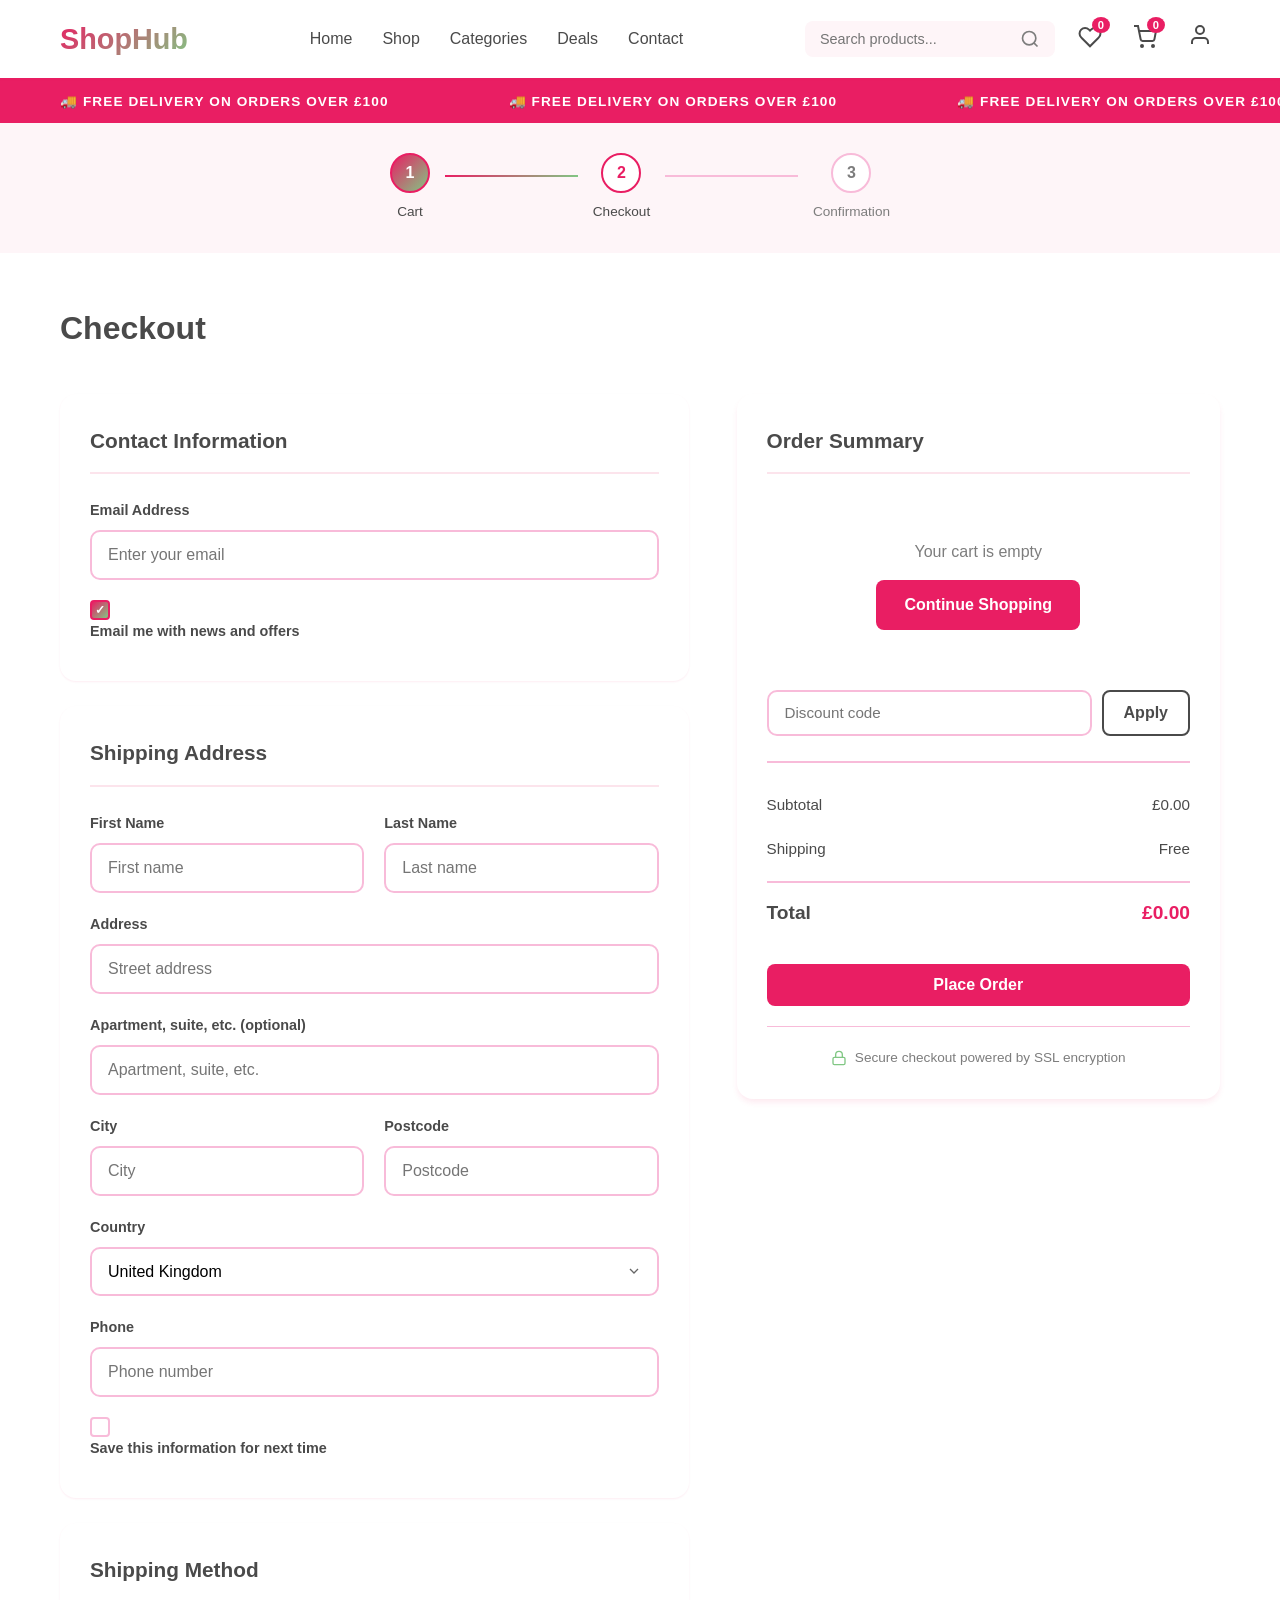
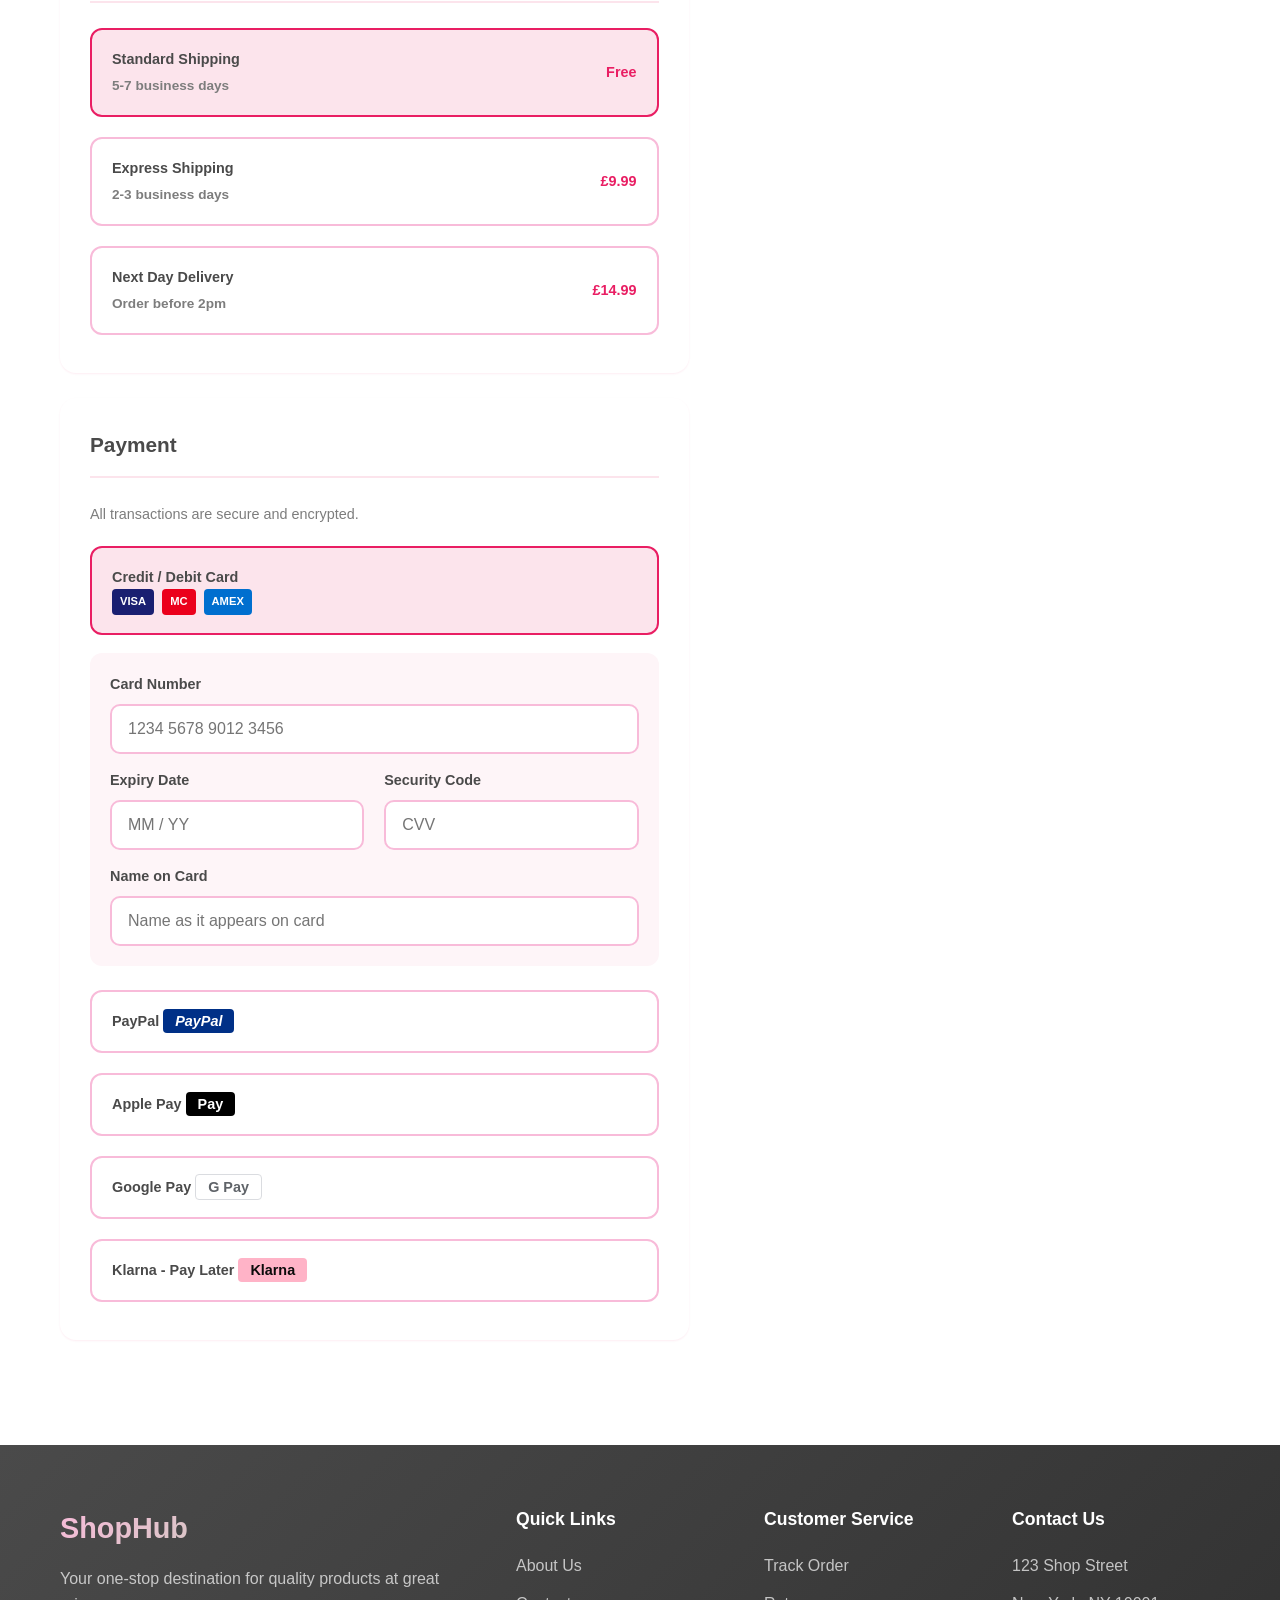
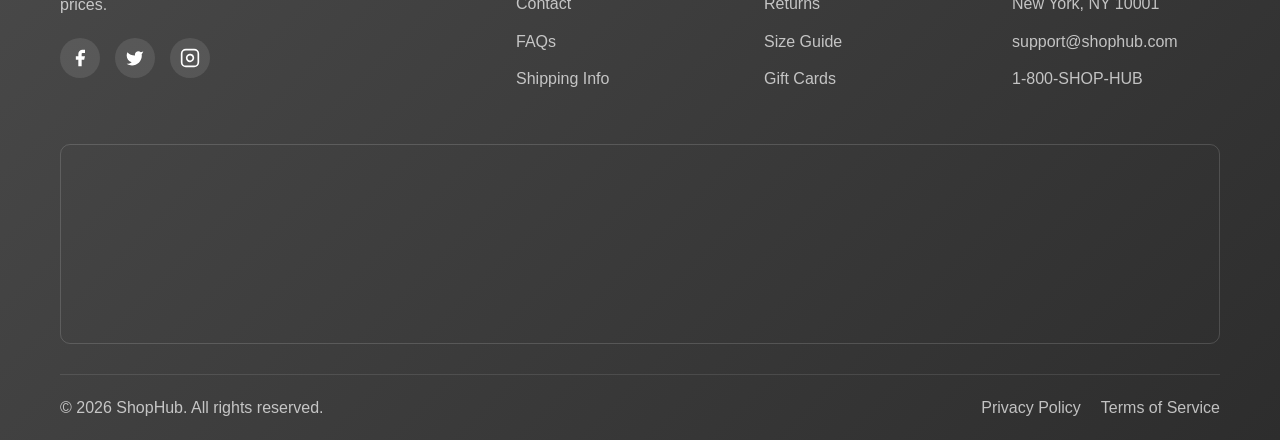
<file: checkout.html>
<!DOCTYPE html>
<html lang="en">
<head>
    <meta charset="UTF-8">
    <meta name="viewport" content="width=device-width, initial-scale=1.0, viewport-fit=cover">
    <title>Checkout - ShopHub</title>
    <link rel="icon" type="image/svg+xml" href="favicon.svg">
    <link rel="stylesheet" href="styles.css">
</head>
<body>
    <!-- Header -->
    <header class="header">
        <div class="container">
            <a href="index.html" class="logo">ShopHub</a>
            <nav class="nav">
                <ul class="nav-links">
                    <li><a href="index.html">Home</a></li>
                    <li><a href="shop.html">Shop</a></li>
                    <li><a href="categories.html">Categories</a></li>
                    <li><a href="deals.html">Deals</a></li>
                    <li><a href="contact.html">Contact</a></li>
                </ul>
            </nav>
            <div class="header-actions">
                <div class="search-bar">
                    <input type="text" placeholder="Search products..." id="searchInput">
                    <button class="search-btn">
                        <svg xmlns="http://www.w3.org/2000/svg" width="20" height="20" viewBox="0 0 24 24" fill="none" stroke="currentColor" stroke-width="2">
                            <circle cx="11" cy="11" r="8"></circle>
                            <path d="m21 21-4.35-4.35"></path>
                        </svg>
                    </button>
                </div>
                <button class="icon-btn" id="wishlistBtn">
                    <svg xmlns="http://www.w3.org/2000/svg" width="24" height="24" viewBox="0 0 24 24" fill="none" stroke="currentColor" stroke-width="2">
                        <path d="M20.84 4.61a5.5 5.5 0 0 0-7.78 0L12 5.67l-1.06-1.06a5.5 5.5 0 0 0-7.78 7.78l1.06 1.06L12 21.23l7.78-7.78 1.06-1.06a5.5 5.5 0 0 0 0-7.78z"></path>
                    </svg>
                    <span class="badge" id="wishlistCount">0</span>
                </button>
                <button class="icon-btn" id="cartBtn">
                    <svg xmlns="http://www.w3.org/2000/svg" width="24" height="24" viewBox="0 0 24 24" fill="none" stroke="currentColor" stroke-width="2">
                        <circle cx="9" cy="21" r="1"></circle>
                        <circle cx="20" cy="21" r="1"></circle>
                        <path d="M1 1h4l2.68 13.39a2 2 0 0 0 2 1.61h9.72a2 2 0 0 0 2-1.61L23 6H6"></path>
                    </svg>
                    <span class="badge" id="cartCount">0</span>
                </button>
                <a href="login.html" class="icon-btn" id="accountBtn" title="Login / Account">
                    <svg xmlns="http://www.w3.org/2000/svg" width="24" height="24" viewBox="0 0 24 24" fill="none" stroke="currentColor" stroke-width="2">
                        <path d="M20 21v-2a4 4 0 0 0-4-4H8a4 4 0 0 0-4 4v2"></path>
                        <circle cx="12" cy="7" r="4"></circle>
                    </svg>
                </a>
                <button class="icon-btn mobile-menu-btn" id="mobileMenuBtn">
                    <svg xmlns="http://www.w3.org/2000/svg" width="24" height="24" viewBox="0 0 24 24" fill="none" stroke="currentColor" stroke-width="2">
                        <line x1="3" y1="12" x2="21" y2="12"></line>
                        <line x1="3" y1="6" x2="21" y2="6"></line>
                        <line x1="3" y1="18" x2="21" y2="18"></line>
                    </svg>
                </button>
            </div>
        </div>
    </header>

    <!-- Delivery Banner -->
    <div class="delivery-banner">
        <div class="delivery-banner-track">
            <span>Free Delivery on Orders Over £100</span>
            <span>Free Delivery on Orders Over £100</span>
            <span>Free Delivery on Orders Over £100</span>
            <span>Free Delivery on Orders Over £100</span>
            <span>Free Delivery on Orders Over £100</span>
            <span>Free Delivery on Orders Over £100</span>
        </div>
    </div>

    <!-- Checkout Progress -->
    <section class="checkout-progress">
        <div class="container">
            <div class="progress-steps">
                <div class="progress-step completed">
                    <div class="step-number">1</div>
                    <span>Cart</span>
                </div>
                <div class="progress-line completed"></div>
                <div class="progress-step active">
                    <div class="step-number">2</div>
                    <span>Checkout</span>
                </div>
                <div class="progress-line"></div>
                <div class="progress-step">
                    <div class="step-number">3</div>
                    <span>Confirmation</span>
                </div>
            </div>
        </div>
    </section>

    <!-- Checkout Section -->
    <section class="checkout-section">
        <div class="container">
            <h1 class="checkout-title">Checkout</h1>

            <div class="checkout-grid">
                <!-- Checkout Form -->
                <div class="checkout-form-wrapper">
                    <!-- Contact Information -->
                    <div class="checkout-card">
                        <h2>Contact Information</h2>
                        <div class="form-group">
                            <label for="email">Email Address</label>
                            <input type="email" id="email" placeholder="Enter your email">
                        </div>
                        <label class="checkbox-label">
                            <input type="checkbox" checked>
                            <span class="checkmark"></span>
                            Email me with news and offers
                        </label>
                    </div>

                    <!-- Shipping Address -->
                    <div class="checkout-card">
                        <h2>Shipping Address</h2>
                        <div class="form-row">
                            <div class="form-group">
                                <label for="firstName">First Name</label>
                                <input type="text" id="firstName" placeholder="First name">
                            </div>
                            <div class="form-group">
                                <label for="lastName">Last Name</label>
                                <input type="text" id="lastName" placeholder="Last name">
                            </div>
                        </div>
                        <div class="form-group">
                            <label for="address">Address</label>
                            <input type="text" id="address" placeholder="Street address">
                        </div>
                        <div class="form-group">
                            <label for="address2">Apartment, suite, etc. (optional)</label>
                            <input type="text" id="address2" placeholder="Apartment, suite, etc.">
                        </div>
                        <div class="form-row">
                            <div class="form-group">
                                <label for="city">City</label>
                                <input type="text" id="city" placeholder="City">
                            </div>
                            <div class="form-group">
                                <label for="postcode">Postcode</label>
                                <input type="text" id="postcode" placeholder="Postcode">
                            </div>
                        </div>
                        <div class="form-group">
                            <label for="country">Country</label>
                            <select id="country">
                                <option value="UK">United Kingdom</option>
                                <option value="US">United States</option>
                                <option value="CA">Canada</option>
                                <option value="AU">Australia</option>
                                <option value="DE">Germany</option>
                                <option value="FR">France</option>
                            </select>
                        </div>
                        <div class="form-group">
                            <label for="phone">Phone</label>
                            <input type="tel" id="phone" placeholder="Phone number">
                        </div>
                        <label class="checkbox-label">
                            <input type="checkbox">
                            <span class="checkmark"></span>
                            Save this information for next time
                        </label>
                    </div>

                    <!-- Shipping Method -->
                    <div class="checkout-card">
                        <h2>Shipping Method</h2>
                        <div class="shipping-options">
                            <label class="shipping-option selected">
                                <input type="radio" name="shipping" value="standard" checked>
                                <span class="option-content">
                                    <span class="option-details">
                                        <span class="option-name">Standard Shipping</span>
                                        <span class="option-time">5-7 business days</span>
                                    </span>
                                    <span class="option-price">Free</span>
                                </span>
                            </label>
                            <label class="shipping-option">
                                <input type="radio" name="shipping" value="express">
                                <span class="option-content">
                                    <span class="option-details">
                                        <span class="option-name">Express Shipping</span>
                                        <span class="option-time">2-3 business days</span>
                                    </span>
                                    <span class="option-price">£9.99</span>
                                </span>
                            </label>
                            <label class="shipping-option">
                                <input type="radio" name="shipping" value="nextday">
                                <span class="option-content">
                                    <span class="option-details">
                                        <span class="option-name">Next Day Delivery</span>
                                        <span class="option-time">Order before 2pm</span>
                                    </span>
                                    <span class="option-price">£14.99</span>
                                </span>
                            </label>
                        </div>
                    </div>

                    <!-- Payment -->
                    <div class="checkout-card">
                        <h2>Payment</h2>
                        <p class="payment-note">All transactions are secure and encrypted.</p>

                        <div class="payment-options">
                            <label class="payment-option selected">
                                <input type="radio" name="payment" value="card" checked>
                                <span class="option-label">Credit / Debit Card</span>
                                <div class="card-icons">
                                    <span class="card-icon visa">VISA</span>
                                    <span class="card-icon mastercard">MC</span>
                                    <span class="card-icon amex">AMEX</span>
                                </div>
                            </label>

                            <div class="card-details">
                                <div class="form-group">
                                    <label for="cardNumber">Card Number</label>
                                    <input type="text" id="cardNumber" placeholder="1234 5678 9012 3456">
                                </div>
                                <div class="form-row">
                                    <div class="form-group">
                                        <label for="expiry">Expiry Date</label>
                                        <input type="text" id="expiry" placeholder="MM / YY">
                                    </div>
                                    <div class="form-group">
                                        <label for="cvv">Security Code</label>
                                        <input type="text" id="cvv" placeholder="CVV">
                                    </div>
                                </div>
                                <div class="form-group">
                                    <label for="cardName">Name on Card</label>
                                    <input type="text" id="cardName" placeholder="Name as it appears on card">
                                </div>
                            </div>

                            <label class="payment-option">
                                <input type="radio" name="payment" value="paypal">
                                <span class="option-label">PayPal</span>
                                <span class="paypal-logo">PayPal</span>
                            </label>

                            <label class="payment-option">
                                <input type="radio" name="payment" value="applepay">
                                <span class="option-label">Apple Pay</span>
                                <span class="apple-pay-logo">Pay</span>
                            </label>

                            <label class="payment-option">
                                <input type="radio" name="payment" value="googlepay">
                                <span class="option-label">Google Pay</span>
                                <span class="google-pay-logo">G Pay</span>
                            </label>

                            <label class="payment-option">
                                <input type="radio" name="payment" value="klarna">
                                <span class="option-label">Klarna - Pay Later</span>
                                <span class="klarna-logo">Klarna</span>
                            </label>
                        </div>
                    </div>

                    <!-- Place Order Button (Mobile) -->
                    <button class="btn btn-primary btn-full place-order-btn-mobile">
                        Place Order - £0.00
                    </button>
                </div>

                <!-- Order Summary -->
                <div class="order-summary-wrapper">
                    <div class="order-summary">
                        <div class="order-summary-header">
                            <h2>Order Summary</h2>
                        </div>

                        <div class="summary-items" id="checkoutItems">
                            <!-- Items will be loaded dynamically -->
                        </div>

                        <div class="order-summary-footer">
                            <div class="discount-code">
                                <input type="text" placeholder="Discount code" id="discountCodeInput">
                                <button class="btn btn-secondary" id="applyDiscountBtn">Apply</button>
                            </div>

                            <div class="summary-totals">
                                <div class="summary-row">
                                    <span>Subtotal</span>
                                    <span id="checkoutSubtotal">£0.00</span>
                                </div>
                                <div class="summary-row">
                                    <span>Shipping</span>
                                    <span id="checkoutShipping">Free</span>
                                </div>
                                <div class="summary-row discount" id="discountRow" style="display: none;">
                                    <span id="discountLabel">Discount</span>
                                    <span id="discountAmount">-£0.00</span>
                                </div>
                                <div class="summary-row total">
                                    <span>Total</span>
                                    <span id="checkoutTotal">£0.00</span>
                                </div>
                            </div>

                            <button class="btn btn-primary btn-full place-order-btn" id="placeOrderBtn">
                                Place Order
                            </button>

                            <div class="secure-checkout">
                                <svg xmlns="http://www.w3.org/2000/svg" width="16" height="16" viewBox="0 0 24 24" fill="none" stroke="currentColor" stroke-width="2">
                                    <rect x="3" y="11" width="18" height="11" rx="2" ry="2"></rect>
                                    <path d="M7 11V7a5 5 0 0 1 10 0v4"></path>
                                </svg>
                                <span>Secure checkout powered by SSL encryption</span>
                            </div>
                        </div>
                    </div>
                </div>
            </div>
        </div>
    </section>

    <!-- Footer -->
    <footer class="footer">
        <div class="container">
            <div class="footer-grid">
                <div class="footer-section">
                    <h3 class="logo">ShopHub</h3>
                    <p>Your one-stop destination for quality products at great prices.</p>
                    <div class="social-links">
                        <a href="#" aria-label="Facebook">
                            <svg xmlns="http://www.w3.org/2000/svg" width="20" height="20" viewBox="0 0 24 24" fill="currentColor">
                                <path d="M18 2h-3a5 5 0 0 0-5 5v3H7v4h3v8h4v-8h3l1-4h-4V7a1 1 0 0 1 1-1h3z"></path>
                            </svg>
                        </a>
                        <a href="#" aria-label="Twitter">
                            <svg xmlns="http://www.w3.org/2000/svg" width="20" height="20" viewBox="0 0 24 24" fill="currentColor">
                                <path d="M22 4s-.7 2.1-2 3.4c1.6 10-9.4 17.3-18 11.6 2.2.1 4.4-.6 6-2C3 15.5.5 9.6 3 5c2.2 2.6 5.6 4.1 9 4-.9-4.2 4-6.6 7-3.8 1.1 0 3-1.2 3-1.2z"></path>
                            </svg>
                        </a>
                        <a href="#" aria-label="Instagram">
                            <svg xmlns="http://www.w3.org/2000/svg" width="20" height="20" viewBox="0 0 24 24" fill="none" stroke="currentColor" stroke-width="2">
                                <rect x="2" y="2" width="20" height="20" rx="5" ry="5"></rect>
                                <path d="M16 11.37A4 4 0 1 1 12.63 8 4 4 0 0 1 16 11.37z"></path>
                                <line x1="17.5" y1="6.5" x2="17.51" y2="6.5"></line>
                            </svg>
                        </a>
                    </div>
                </div>
                <div class="footer-section">
                    <h4>Quick Links</h4>
                    <ul>
                        <li><a href="#">About Us</a></li>
                        <li><a href="#">Contact</a></li>
                        <li><a href="#">FAQs</a></li>
                        <li><a href="#">Shipping Info</a></li>
                    </ul>
                </div>
                <div class="footer-section">
                    <h4>Customer Service</h4>
                    <ul>
                        <li><a href="#">Track Order</a></li>
                        <li><a href="#">Returns</a></li>
                        <li><a href="#">Size Guide</a></li>
                        <li><a href="#">Gift Cards</a></li>
                    </ul>
                </div>
                <div class="footer-section">
                    <h4>Contact Us</h4>
                    <ul class="contact-info">
                        <li>123 Shop Street</li>
                        <li>New York, NY 10001</li>
                        <li>support@shophub.com</li>
                        <li>1-800-SHOP-HUB</li>
                    </ul>
                </div>
            </div>
            <div class="footer-map">
                <iframe
                    src="https://www.openstreetmap.org/export/embed.html?bbox=-0.1544%2C51.5095%2C-0.1344%2C51.5195&layer=mapnik&marker=51.5145%2C-0.1444"
                    allowfullscreen
                    loading="lazy"
                    title="ShopHub Store Location - London">
                </iframe>
            </div>
            <div class="footer-bottom">
                <p>&copy; 2026 ShopHub. All rights reserved.</p>
                <div class="footer-links">
                    <a href="#">Privacy Policy</a>
                    <a href="#">Terms of Service</a>
                </div>
            </div>
        </div>
    </footer>

    <script>
        // Checkout page functionality
        let cart = [];
        let shippingCost = 0;
        let discountPercent = 0;
        let discountCode = '';

        document.addEventListener('DOMContentLoaded', () => {
            loadCart();
            renderCheckoutItems();
            updateTotals();
            setupShippingOptions();
            setupDiscountCode();
            setupPlaceOrder();
        });

        function loadCart() {
            const savedCart = localStorage.getItem('shophub-cart');
            if (savedCart) {
                cart = JSON.parse(savedCart);
            }

            // Update cart count in header
            const cartCount = document.getElementById('cartCount');
            if (cartCount) {
                const totalItems = cart.reduce((sum, item) => sum + item.quantity, 0);
                cartCount.textContent = totalItems;
            }

            // Update wishlist count
            const savedWishlist = localStorage.getItem('shophub-wishlist');
            if (savedWishlist) {
                const wishlist = JSON.parse(savedWishlist);
                const wishlistCount = document.getElementById('wishlistCount');
                if (wishlistCount) wishlistCount.textContent = wishlist.length;
            }
        }

        function renderCheckoutItems() {
            const checkoutItems = document.getElementById('checkoutItems');
            if (!checkoutItems) return;

            if (cart.length === 0) {
                checkoutItems.innerHTML = `
                    <div class="empty-cart-message" style="text-align: center; padding: 40px 20px; color: var(--text-light);">
                        <p>Your cart is empty</p>
                        <a href="shop.html" class="btn btn-primary" style="margin-top: 15px;">Continue Shopping</a>
                    </div>
                `;
                return;
            }

            checkoutItems.innerHTML = cart.map(item => {
                const initials = item.name.split(' ').map(w => w[0]).join('').substring(0, 2).toUpperCase();
                const itemTotal = (item.price * item.quantity).toFixed(2);

                return `
                    <div class="summary-item">
                        <div class="item-image">
                            <span class="item-qty">${item.quantity}</span>
                            ${item.image ?
                                `<img src="${item.image}" alt="${item.name}" style="width: 100%; height: 100%; object-fit: cover; border-radius: 10px;">` :
                                `<div class="item-placeholder">${initials}</div>`
                            }
                        </div>
                        <div class="item-details">
                            <h4>${item.name}</h4>
                            <p>${item.category}</p>
                        </div>
                        <span class="item-price">£${itemTotal}</span>
                    </div>
                `;
            }).join('');
        }

        function updateTotals() {
            const subtotal = cart.reduce((sum, item) => sum + (item.price * item.quantity), 0);
            const discount = subtotal * (discountPercent / 100);
            const total = subtotal + shippingCost - discount;

            document.getElementById('checkoutSubtotal').textContent = `£${subtotal.toFixed(2)}`;
            document.getElementById('checkoutShipping').textContent = shippingCost === 0 ? 'Free' : `£${shippingCost.toFixed(2)}`;
            document.getElementById('checkoutTotal').textContent = `£${total.toFixed(2)}`;

            // Update discount row
            const discountRow = document.getElementById('discountRow');
            if (discountPercent > 0) {
                discountRow.style.display = 'flex';
                document.getElementById('discountLabel').textContent = `Discount (${discountCode})`;
                document.getElementById('discountAmount').textContent = `-£${discount.toFixed(2)}`;
            } else {
                discountRow.style.display = 'none';
            }

            // Update mobile button
            const mobileBtn = document.querySelector('.place-order-btn-mobile');
            if (mobileBtn) {
                mobileBtn.textContent = `Place Order - £${total.toFixed(2)}`;
            }
        }

        function setupShippingOptions() {
            const shippingOptions = document.querySelectorAll('input[name="shipping"]');
            shippingOptions.forEach(option => {
                option.addEventListener('change', (e) => {
                    // Update selected styling
                    document.querySelectorAll('.shipping-option').forEach(opt => opt.classList.remove('selected'));
                    e.target.closest('.shipping-option').classList.add('selected');

                    // Update shipping cost
                    switch(e.target.value) {
                        case 'express':
                            shippingCost = 9.99;
                            break;
                        case 'nextday':
                            shippingCost = 14.99;
                            break;
                        default:
                            shippingCost = 0;
                    }
                    updateTotals();
                });
            });
        }

        function setupDiscountCode() {
            const applyBtn = document.getElementById('applyDiscountBtn');
            const discountInput = document.getElementById('discountCodeInput');

            if (applyBtn && discountInput) {
                applyBtn.addEventListener('click', () => {
                    const code = discountInput.value.trim().toUpperCase();

                    // Mock discount codes
                    const discountCodes = {
                        'WELCOME30': 30,
                        'SAVE10': 10,
                        'SAVE20': 20,
                        'SUMMER15': 15
                    };

                    if (discountCodes[code]) {
                        discountPercent = discountCodes[code];
                        discountCode = code;
                        showNotification(`Discount code applied! ${discountPercent}% off`);
                        updateTotals();
                    } else if (code === '') {
                        showNotification('Please enter a discount code');
                    } else {
                        showNotification('Invalid discount code');
                    }
                });

                // Allow Enter key to apply discount
                discountInput.addEventListener('keyup', (e) => {
                    if (e.key === 'Enter') {
                        applyBtn.click();
                    }
                });
            }
        }

        function setupPlaceOrder() {
            const placeOrderBtn = document.getElementById('placeOrderBtn');
            const placeOrderBtnMobile = document.querySelector('.place-order-btn-mobile');

            const handlePlaceOrder = () => {
                if (cart.length === 0) {
                    showNotification('Your cart is empty!');
                    return;
                }

                // Clear the cart
                cart = [];
                localStorage.removeItem('shophub-cart');

                // Update UI
                renderCheckoutItems();
                updateTotals();

                const cartCount = document.getElementById('cartCount');
                if (cartCount) cartCount.textContent = '0';

                showNotification('Order placed successfully! Thank you for your purchase.');
            };

            if (placeOrderBtn) {
                placeOrderBtn.addEventListener('click', handlePlaceOrder);
            }
            if (placeOrderBtnMobile) {
                placeOrderBtnMobile.addEventListener('click', handlePlaceOrder);
            }
        }

        function showNotification(message) {
            const notification = document.createElement('div');
            notification.style.cssText = `
                position: fixed;
                bottom: 20px;
                right: 20px;
                background: linear-gradient(135deg, #e91e63 0%, #81c784 100%);
                color: white;
                padding: 15px 25px;
                border-radius: 8px;
                box-shadow: 0 4px 12px rgba(233, 30, 99, 0.3);
                z-index: 1000;
                animation: slideIn 0.3s ease;
            `;
            notification.textContent = message;
            document.body.appendChild(notification);

            if (!document.getElementById('notification-styles')) {
                const style = document.createElement('style');
                style.id = 'notification-styles';
                style.textContent = `
                    @keyframes slideIn {
                        from { transform: translateX(100%); opacity: 0; }
                        to { transform: translateX(0); opacity: 1; }
                    }
                    @keyframes slideOut {
                        from { transform: translateX(0); opacity: 1; }
                        to { transform: translateX(100%); opacity: 0; }
                    }
                `;
                document.head.appendChild(style);
            }

            setTimeout(() => {
                notification.style.animation = 'slideOut 0.3s ease';
                setTimeout(() => notification.remove(), 300);
            }, 3000);
        }
    </script>
    <script src="js/animations.js"></script>
</body>
</html>
</file>
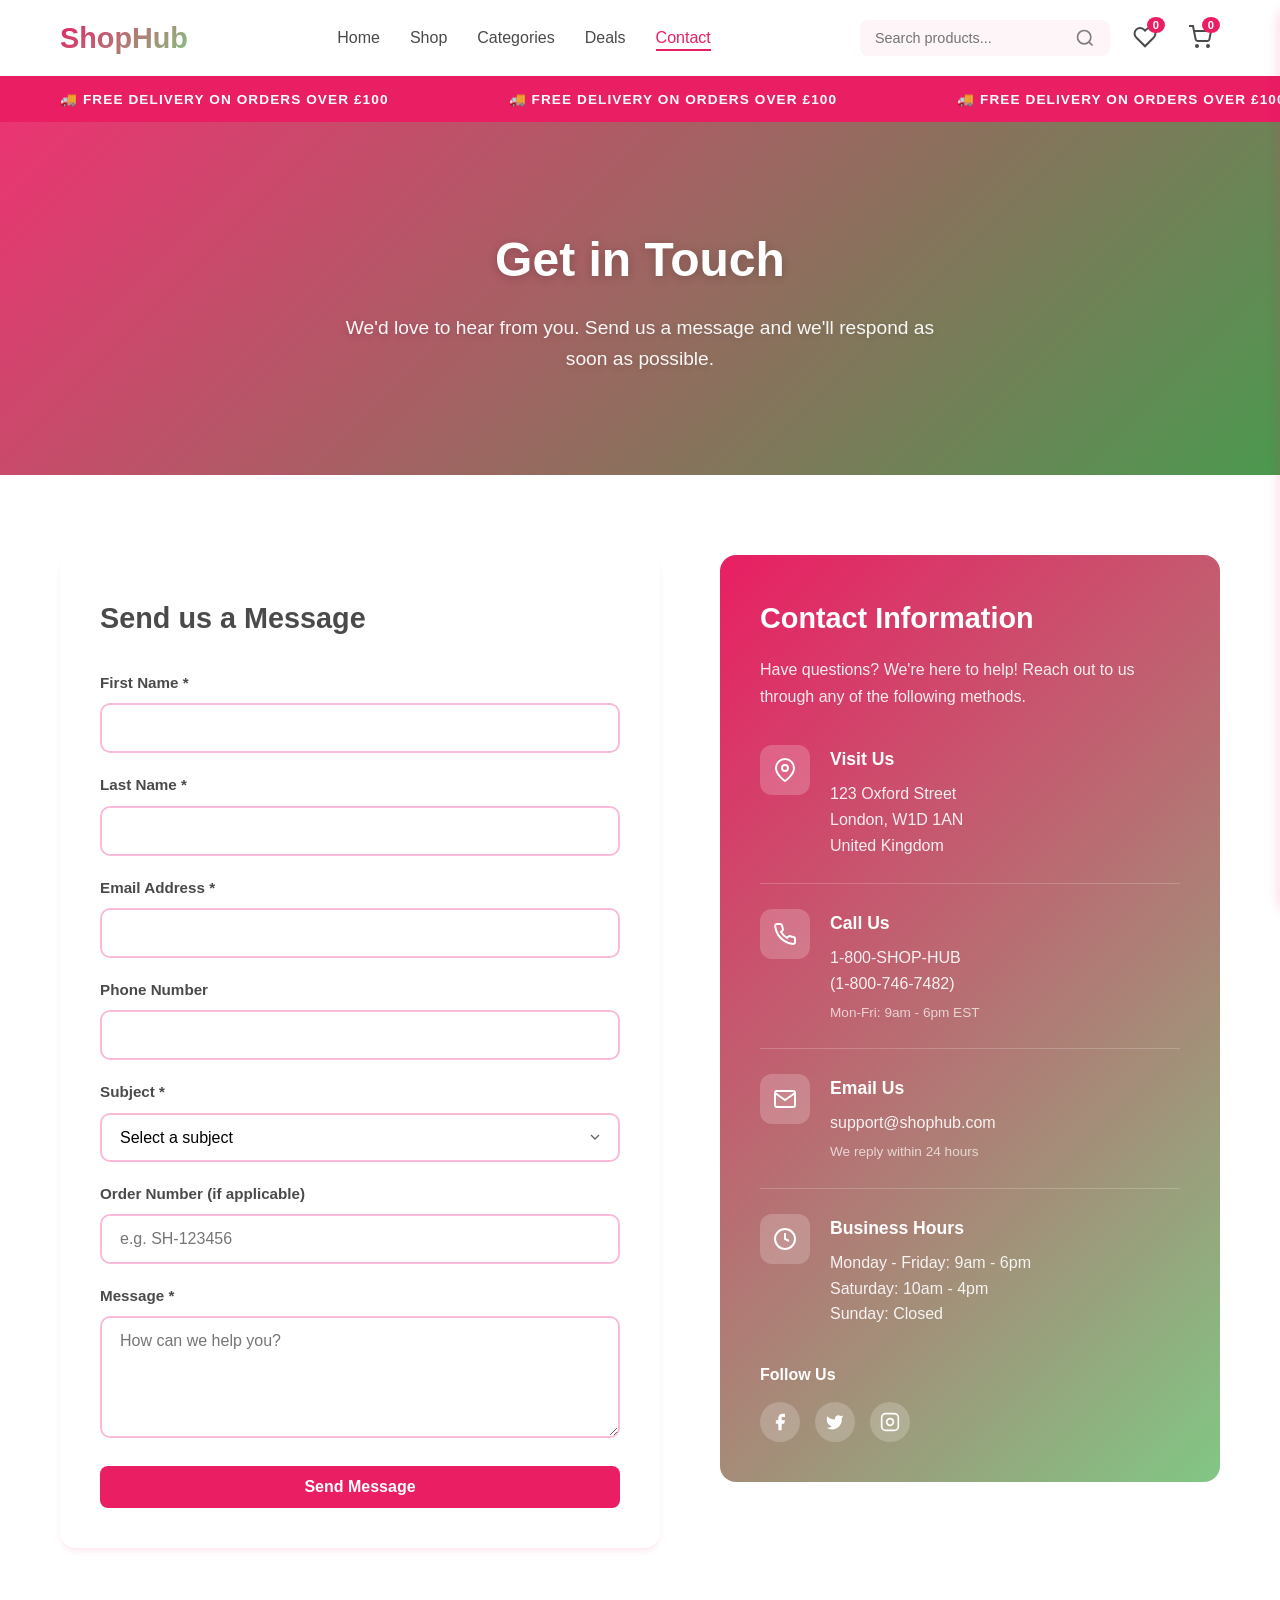
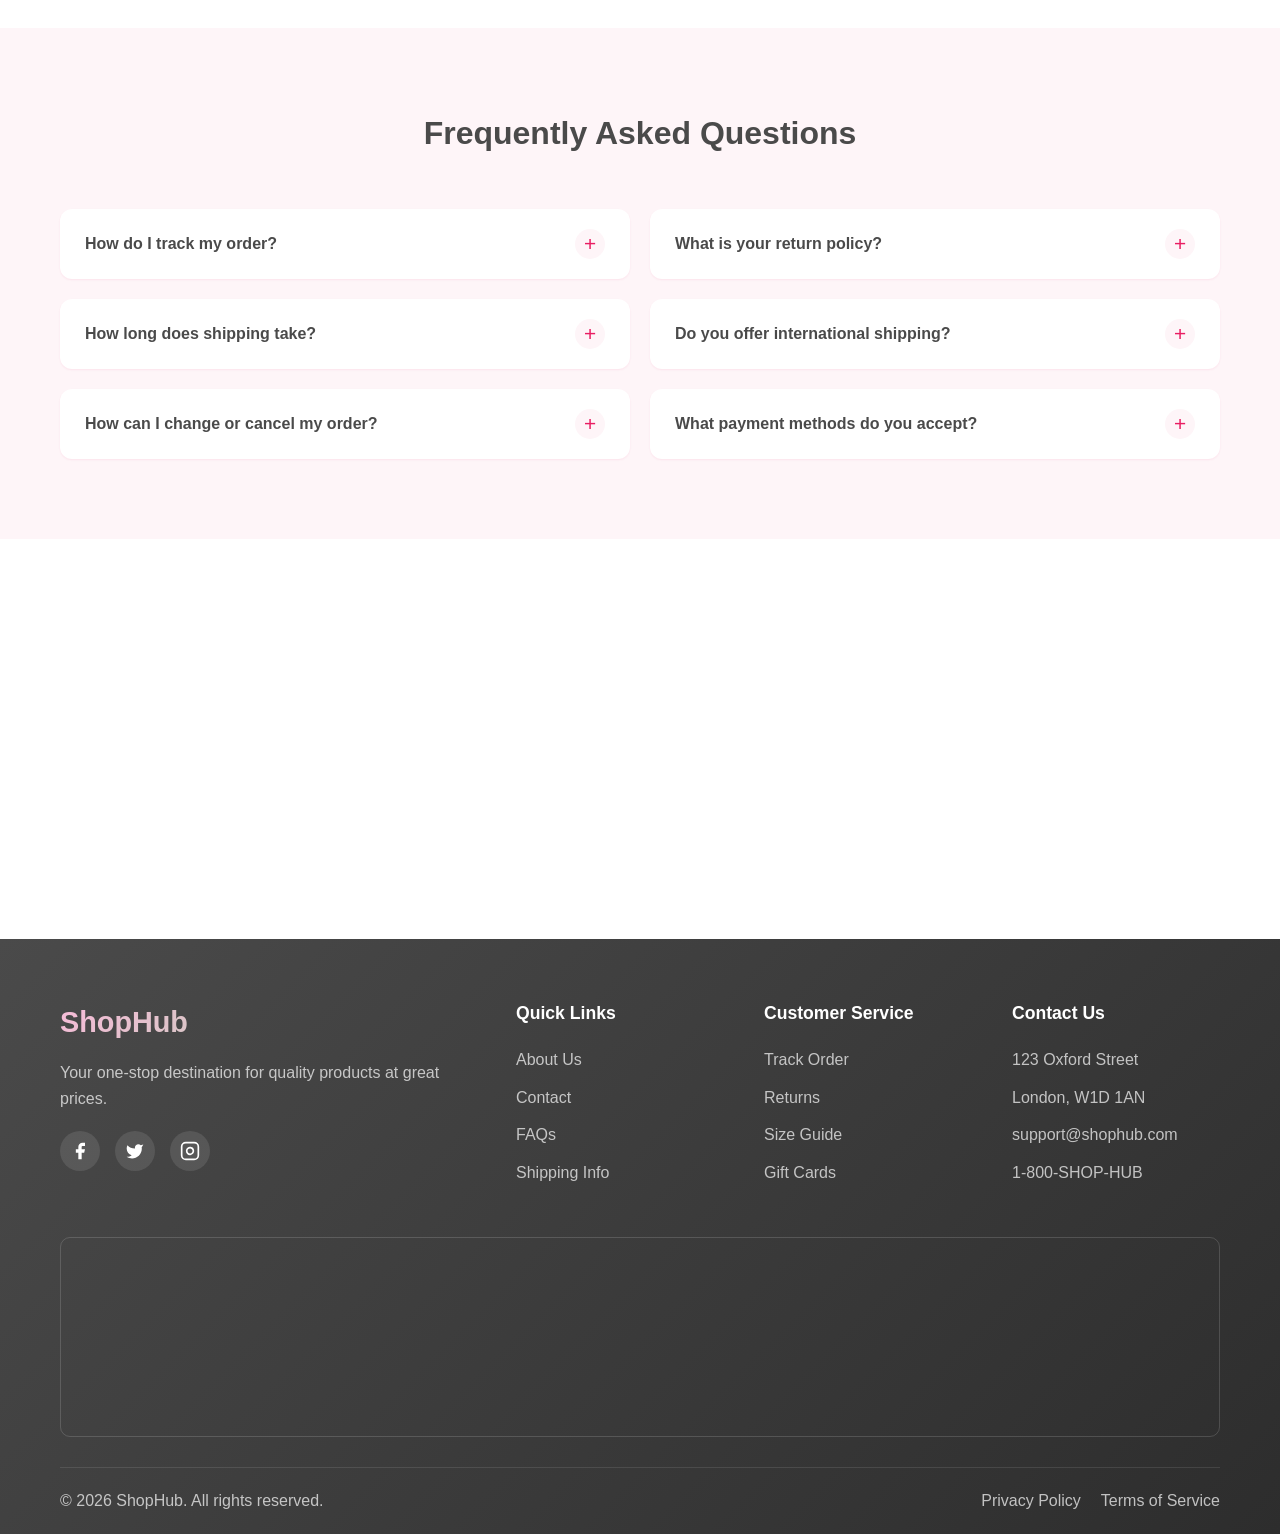
<file: contact.html>
<!DOCTYPE html>
<html lang="en">
<head>
    <meta charset="UTF-8">
    <meta name="viewport" content="width=device-width, initial-scale=1.0, viewport-fit=cover">
    <title>Contact Us - ShopHub</title>
    <link rel="icon" type="image/svg+xml" href="favicon.svg">
    <link rel="stylesheet" href="styles.css">
</head>
<body>
    <!-- Header -->
    <header class="header">
        <div class="container">
            <a href="index.html" class="logo">ShopHub</a>
            <nav class="nav">
                <ul class="nav-links">
                    <li><a href="index.html">Home</a></li>
                    <li><a href="shop.html">Shop</a></li>
                    <li><a href="categories.html">Categories</a></li>
                    <li><a href="deals.html">Deals</a></li>
                    <li><a href="contact.html" class="active">Contact</a></li>
                </ul>
            </nav>
            <div class="header-actions">
                <div class="search-bar">
                    <input type="text" placeholder="Search products..." id="searchInput">
                    <button class="search-btn">
                        <svg xmlns="http://www.w3.org/2000/svg" width="20" height="20" viewBox="0 0 24 24" fill="none" stroke="currentColor" stroke-width="2">
                            <circle cx="11" cy="11" r="8"></circle>
                            <path d="m21 21-4.35-4.35"></path>
                        </svg>
                    </button>
                </div>
                <button class="icon-btn" id="wishlistBtn">
                    <svg xmlns="http://www.w3.org/2000/svg" width="24" height="24" viewBox="0 0 24 24" fill="none" stroke="currentColor" stroke-width="2">
                        <path d="M20.84 4.61a5.5 5.5 0 0 0-7.78 0L12 5.67l-1.06-1.06a5.5 5.5 0 0 0-7.78 7.78l1.06 1.06L12 21.23l7.78-7.78 1.06-1.06a5.5 5.5 0 0 0 0-7.78z"></path>
                    </svg>
                    <span class="badge" id="wishlistCount">0</span>
                </button>
                <button class="icon-btn" id="cartBtn">
                    <svg xmlns="http://www.w3.org/2000/svg" width="24" height="24" viewBox="0 0 24 24" fill="none" stroke="currentColor" stroke-width="2">
                        <circle cx="9" cy="21" r="1"></circle>
                        <circle cx="20" cy="21" r="1"></circle>
                        <path d="M1 1h4l2.68 13.39a2 2 0 0 0 2 1.61h9.72a2 2 0 0 0 2-1.61L23 6H6"></path>
                    </svg>
                    <span class="badge" id="cartCount">0</span>
                </button>
                <button class="icon-btn mobile-menu-btn" id="mobileMenuBtn">
                    <svg xmlns="http://www.w3.org/2000/svg" width="24" height="24" viewBox="0 0 24 24" fill="none" stroke="currentColor" stroke-width="2">
                        <line x1="3" y1="12" x2="21" y2="12"></line>
                        <line x1="3" y1="6" x2="21" y2="6"></line>
                        <line x1="3" y1="18" x2="21" y2="18"></line>
                    </svg>
                </button>
            </div>
        </div>
    </header>

    <!-- Delivery Banner -->
    <div class="delivery-banner">
        <div class="delivery-banner-track">
            <span>Free Delivery on Orders Over £100</span>
            <span>Free Delivery on Orders Over £100</span>
            <span>Free Delivery on Orders Over £100</span>
            <span>Free Delivery on Orders Over £100</span>
            <span>Free Delivery on Orders Over £100</span>
            <span>Free Delivery on Orders Over £100</span>
        </div>
    </div>

    <!-- Contact Hero -->
    <section class="contact-hero">
        <div class="container">
            <div class="contact-hero-content">
                <h1>Get in Touch</h1>
                <p>We'd love to hear from you. Send us a message and we'll respond as soon as possible.</p>
            </div>
        </div>
    </section>

    <!-- Contact Section -->
    <section class="contact-section">
        <div class="container">
            <div class="contact-grid">
                <!-- Contact Form -->
                <div class="contact-form-wrapper">
                    <h2>Send us a Message</h2>
                    <form class="contact-form" id="contactForm">
                        <div class="form-group">
                            <label for="firstName">First Name *</label>
                            <input type="text" id="firstName" name="firstName" required>
                        </div>
                        <div class="form-group">
                            <label for="lastName">Last Name *</label>
                            <input type="text" id="lastName" name="lastName" required>
                        </div>
                        <div class="form-group">
                            <label for="email">Email Address *</label>
                            <input type="email" id="email" name="email" required>
                        </div>
                        <div class="form-group">
                            <label for="phone">Phone Number</label>
                            <input type="tel" id="phone" name="phone">
                        </div>
                        <div class="form-group">
                            <label for="subject">Subject *</label>
                            <select id="subject" name="subject" required>
                                <option value="">Select a subject</option>
                                <option value="general">General Enquiry</option>
                                <option value="order">Order Status</option>
                                <option value="returns">Returns & Refunds</option>
                                <option value="shipping">Shipping Information</option>
                                <option value="product">Product Question</option>
                                <option value="feedback">Feedback</option>
                                <option value="other">Other</option>
                            </select>
                        </div>
                        <div class="form-group">
                            <label for="orderNumber">Order Number (if applicable)</label>
                            <input type="text" id="orderNumber" name="orderNumber" placeholder="e.g. SH-123456">
                        </div>
                        <div class="form-group">
                            <label for="message">Message *</label>
                            <textarea id="message" name="message" rows="5" required placeholder="How can we help you?"></textarea>
                        </div>
                        <button type="submit" class="btn btn-primary btn-full">Send Message</button>
                    </form>
                </div>

                <!-- Contact Info -->
                <div class="contact-info-wrapper">
                    <div class="contact-info-card">
                        <h2>Contact Information</h2>
                        <p>Have questions? We're here to help! Reach out to us through any of the following methods.</p>

                        <div class="contact-info-list">
                            <div class="contact-info-item">
                                <div class="contact-icon">
                                    <svg xmlns="http://www.w3.org/2000/svg" width="24" height="24" viewBox="0 0 24 24" fill="none" stroke="currentColor" stroke-width="2">
                                        <path d="M21 10c0 7-9 13-9 13s-9-6-9-13a9 9 0 0 1 18 0z"></path>
                                        <circle cx="12" cy="10" r="3"></circle>
                                    </svg>
                                </div>
                                <div class="contact-details">
                                    <h4>Visit Us</h4>
                                    <p>123 Oxford Street<br>London, W1D 1AN<br>United Kingdom</p>
                                </div>
                            </div>

                            <div class="contact-info-item">
                                <div class="contact-icon">
                                    <svg xmlns="http://www.w3.org/2000/svg" width="24" height="24" viewBox="0 0 24 24" fill="none" stroke="currentColor" stroke-width="2">
                                        <path d="M22 16.92v3a2 2 0 0 1-2.18 2 19.79 19.79 0 0 1-8.63-3.07 19.5 19.5 0 0 1-6-6 19.79 19.79 0 0 1-3.07-8.67A2 2 0 0 1 4.11 2h3a2 2 0 0 1 2 1.72 12.84 12.84 0 0 0 .7 2.81 2 2 0 0 1-.45 2.11L8.09 9.91a16 16 0 0 0 6 6l1.27-1.27a2 2 0 0 1 2.11-.45 12.84 12.84 0 0 0 2.81.7A2 2 0 0 1 22 16.92z"></path>
                                    </svg>
                                </div>
                                <div class="contact-details">
                                    <h4>Call Us</h4>
                                    <p>1-800-SHOP-HUB<br>(1-800-746-7482)</p>
                                    <span class="contact-note">Mon-Fri: 9am - 6pm EST</span>
                                </div>
                            </div>

                            <div class="contact-info-item">
                                <div class="contact-icon">
                                    <svg xmlns="http://www.w3.org/2000/svg" width="24" height="24" viewBox="0 0 24 24" fill="none" stroke="currentColor" stroke-width="2">
                                        <path d="M4 4h16c1.1 0 2 .9 2 2v12c0 1.1-.9 2-2 2H4c-1.1 0-2-.9-2-2V6c0-1.1.9-2 2-2z"></path>
                                        <polyline points="22,6 12,13 2,6"></polyline>
                                    </svg>
                                </div>
                                <div class="contact-details">
                                    <h4>Email Us</h4>
                                    <p>support@shophub.com</p>
                                    <span class="contact-note">We reply within 24 hours</span>
                                </div>
                            </div>

                            <div class="contact-info-item">
                                <div class="contact-icon">
                                    <svg xmlns="http://www.w3.org/2000/svg" width="24" height="24" viewBox="0 0 24 24" fill="none" stroke="currentColor" stroke-width="2">
                                        <circle cx="12" cy="12" r="10"></circle>
                                        <polyline points="12 6 12 12 16 14"></polyline>
                                    </svg>
                                </div>
                                <div class="contact-details">
                                    <h4>Business Hours</h4>
                                    <p>Monday - Friday: 9am - 6pm<br>Saturday: 10am - 4pm<br>Sunday: Closed</p>
                                </div>
                            </div>
                        </div>

                        <div class="contact-social">
                            <h4>Follow Us</h4>
                            <div class="social-links">
                                <a href="#" aria-label="Facebook">
                                    <svg xmlns="http://www.w3.org/2000/svg" width="20" height="20" viewBox="0 0 24 24" fill="currentColor">
                                        <path d="M18 2h-3a5 5 0 0 0-5 5v3H7v4h3v8h4v-8h3l1-4h-4V7a1 1 0 0 1 1-1h3z"></path>
                                    </svg>
                                </a>
                                <a href="#" aria-label="Twitter">
                                    <svg xmlns="http://www.w3.org/2000/svg" width="20" height="20" viewBox="0 0 24 24" fill="currentColor">
                                        <path d="M22 4s-.7 2.1-2 3.4c1.6 10-9.4 17.3-18 11.6 2.2.1 4.4-.6 6-2C3 15.5.5 9.6 3 5c2.2 2.6 5.6 4.1 9 4-.9-4.2 4-6.6 7-3.8 1.1 0 3-1.2 3-1.2z"></path>
                                    </svg>
                                </a>
                                <a href="#" aria-label="Instagram">
                                    <svg xmlns="http://www.w3.org/2000/svg" width="20" height="20" viewBox="0 0 24 24" fill="none" stroke="currentColor" stroke-width="2">
                                        <rect x="2" y="2" width="20" height="20" rx="5" ry="5"></rect>
                                        <path d="M16 11.37A4 4 0 1 1 12.63 8 4 4 0 0 1 16 11.37z"></path>
                                        <line x1="17.5" y1="6.5" x2="17.51" y2="6.5"></line>
                                    </svg>
                                </a>
                            </div>
                        </div>
                    </div>
                </div>
            </div>
        </div>
    </section>

    <!-- FAQ Section -->
    <section class="contact-faq">
        <div class="container">
            <h2 class="section-title">Frequently Asked Questions</h2>
            <div class="faq-grid">
                <div class="faq-item">
                    <div class="faq-question">
                        <h3>How do I track my order?</h3>
                        <span class="faq-icon">+</span>
                    </div>
                    <div class="faq-answer">
                        <p>Once your order has been dispatched, you'll receive an email with your tracking number. You can use this to track your package on our website or the courier's site.</p>
                    </div>
                </div>

                <div class="faq-item">
                    <div class="faq-question">
                        <h3>What is your return policy?</h3>
                        <span class="faq-icon">+</span>
                    </div>
                    <div class="faq-answer">
                        <p>We offer a 30-day return policy for unused items in their original packaging. Simply contact us to initiate a return, and we'll provide you with a prepaid return label.</p>
                    </div>
                </div>

                <div class="faq-item">
                    <div class="faq-question">
                        <h3>How long does shipping take?</h3>
                        <span class="faq-icon">+</span>
                    </div>
                    <div class="faq-answer">
                        <p>Standard shipping takes 3-5 business days. Express shipping (1-2 days) and next-day delivery are also available at checkout for an additional fee.</p>
                    </div>
                </div>

                <div class="faq-item">
                    <div class="faq-question">
                        <h3>Do you offer international shipping?</h3>
                        <span class="faq-icon">+</span>
                    </div>
                    <div class="faq-answer">
                        <p>Yes! We ship to over 50 countries worldwide. International shipping rates and delivery times vary by location and will be calculated at checkout.</p>
                    </div>
                </div>

                <div class="faq-item">
                    <div class="faq-question">
                        <h3>How can I change or cancel my order?</h3>
                        <span class="faq-icon">+</span>
                    </div>
                    <div class="faq-answer">
                        <p>Please contact us as soon as possible if you need to modify or cancel your order. We can make changes if your order hasn't been dispatched yet.</p>
                    </div>
                </div>

                <div class="faq-item">
                    <div class="faq-question">
                        <h3>What payment methods do you accept?</h3>
                        <span class="faq-icon">+</span>
                    </div>
                    <div class="faq-answer">
                        <p>We accept all major credit cards (Visa, Mastercard, American Express), PayPal, Apple Pay, and Google Pay. All transactions are securely encrypted.</p>
                    </div>
                </div>
            </div>
        </div>
    </section>

    <!-- Map Section -->
    <section class="contact-map">
        <iframe
            src="https://www.openstreetmap.org/export/embed.html?bbox=-0.1544%2C51.5095%2C-0.1344%2C51.5195&layer=mapnik&marker=51.5145%2C-0.1444"
            width="100%"
            height="100%"
            style="border:0; display:block;"
            allowfullscreen
            loading="lazy"
            title="ShopHub Store Location">
        </iframe>
    </section>

    <!-- Footer -->
    <footer class="footer">
        <div class="container">
            <div class="footer-grid">
                <div class="footer-section">
                    <h3 class="logo">ShopHub</h3>
                    <p>Your one-stop destination for quality products at great prices.</p>
                    <div class="social-links">
                        <a href="#" aria-label="Facebook">
                            <svg xmlns="http://www.w3.org/2000/svg" width="20" height="20" viewBox="0 0 24 24" fill="currentColor">
                                <path d="M18 2h-3a5 5 0 0 0-5 5v3H7v4h3v8h4v-8h3l1-4h-4V7a1 1 0 0 1 1-1h3z"></path>
                            </svg>
                        </a>
                        <a href="#" aria-label="Twitter">
                            <svg xmlns="http://www.w3.org/2000/svg" width="20" height="20" viewBox="0 0 24 24" fill="currentColor">
                                <path d="M22 4s-.7 2.1-2 3.4c1.6 10-9.4 17.3-18 11.6 2.2.1 4.4-.6 6-2C3 15.5.5 9.6 3 5c2.2 2.6 5.6 4.1 9 4-.9-4.2 4-6.6 7-3.8 1.1 0 3-1.2 3-1.2z"></path>
                            </svg>
                        </a>
                        <a href="#" aria-label="Instagram">
                            <svg xmlns="http://www.w3.org/2000/svg" width="20" height="20" viewBox="0 0 24 24" fill="none" stroke="currentColor" stroke-width="2">
                                <rect x="2" y="2" width="20" height="20" rx="5" ry="5"></rect>
                                <path d="M16 11.37A4 4 0 1 1 12.63 8 4 4 0 0 1 16 11.37z"></path>
                                <line x1="17.5" y1="6.5" x2="17.51" y2="6.5"></line>
                            </svg>
                        </a>
                    </div>
                </div>
                <div class="footer-section">
                    <h4>Quick Links</h4>
                    <ul>
                        <li><a href="#">About Us</a></li>
                        <li><a href="contact.html">Contact</a></li>
                        <li><a href="#">FAQs</a></li>
                        <li><a href="#">Shipping Info</a></li>
                    </ul>
                </div>
                <div class="footer-section">
                    <h4>Customer Service</h4>
                    <ul>
                        <li><a href="#">Track Order</a></li>
                        <li><a href="#">Returns</a></li>
                        <li><a href="#">Size Guide</a></li>
                        <li><a href="#">Gift Cards</a></li>
                    </ul>
                </div>
                <div class="footer-section">
                    <h4>Contact Us</h4>
                    <ul class="contact-info">
                        <li>123 Oxford Street</li>
                        <li>London, W1D 1AN</li>
                        <li>support@shophub.com</li>
                        <li>1-800-SHOP-HUB</li>
                    </ul>
                </div>
            </div>
            <div class="footer-map">
                <iframe
                    src="https://www.openstreetmap.org/export/embed.html?bbox=-0.1544%2C51.5095%2C-0.1344%2C51.5195&layer=mapnik&marker=51.5145%2C-0.1444"
                    allowfullscreen
                    loading="lazy"
                    title="ShopHub Store Location - London">
                </iframe>
            </div>
            <div class="footer-bottom">
                <p>&copy; 2026 ShopHub. All rights reserved.</p>
                <div class="footer-links">
                    <a href="#">Privacy Policy</a>
                    <a href="#">Terms of Service</a>
                </div>
            </div>
        </div>
    </footer>

    <!-- Cart Sidebar -->
    <div class="cart-sidebar" id="cartSidebar">
        <div class="cart-header">
            <h3>Your Cart</h3>
            <button class="close-btn" id="closeCart">&times;</button>
        </div>
        <div class="cart-items" id="cartItems">
            <p class="empty-cart">Your cart is empty</p>
        </div>
        <div class="cart-footer">
            <div class="cart-total">
                <span>Total:</span>
                <span id="cartTotal">£0.00</span>
            </div>
            <a href="checkout.html" class="btn btn-primary btn-full">Checkout</a>
        </div>
    </div>

    <!-- Favourites Sidebar -->
    <div class="favourites-sidebar" id="favouritesSidebar">
        <div class="favourites-header">
            <h3>Your Favourites</h3>
            <button class="close-btn" id="closeFavourites">&times;</button>
        </div>
        <div class="favourites-items" id="favouritesItems">
            <p class="empty-favourites">Your favourites list is empty</p>
        </div>
        <div class="favourites-footer">
            <button class="btn btn-primary btn-full" id="addAllToCartBtn">Add All to Cart</button>
        </div>
    </div>

    <div class="overlay" id="overlay"></div>

    <script src="main.js"></script>
    <script src="js/animations.js"></script>
    <script>
        // FAQ Accordion
        document.querySelectorAll('.faq-question').forEach(question => {
            question.addEventListener('click', () => {
                const faqItem = question.parentElement;
                const isOpen = faqItem.classList.contains('active');

                // Close all FAQ items
                document.querySelectorAll('.faq-item').forEach(item => {
                    item.classList.remove('active');
                });

                // Open clicked item if it wasn't already open
                if (!isOpen) {
                    faqItem.classList.add('active');
                }
            });
        });

        // Contact Form Submission
        document.getElementById('contactForm').addEventListener('submit', function(e) {
            e.preventDefault();

            // Show success message
            const form = this;
            const formWrapper = form.parentElement;

            formWrapper.innerHTML = `
                <div class="form-success">
                    <div class="success-icon">
                        <svg xmlns="http://www.w3.org/2000/svg" width="64" height="64" viewBox="0 0 24 24" fill="none" stroke="currentColor" stroke-width="2">
                            <path d="M22 11.08V12a10 10 0 1 1-5.93-9.14"></path>
                            <polyline points="22 4 12 14.01 9 11.01"></polyline>
                        </svg>
                    </div>
                    <h2>Message Sent!</h2>
                    <p>Thank you for contacting us. We'll get back to you within 24 hours.</p>
                    <button class="btn btn-primary" onclick="location.reload()">Send Another Message</button>
                </div>
            `;
        });
    </script>
</body>
</html>
</file>
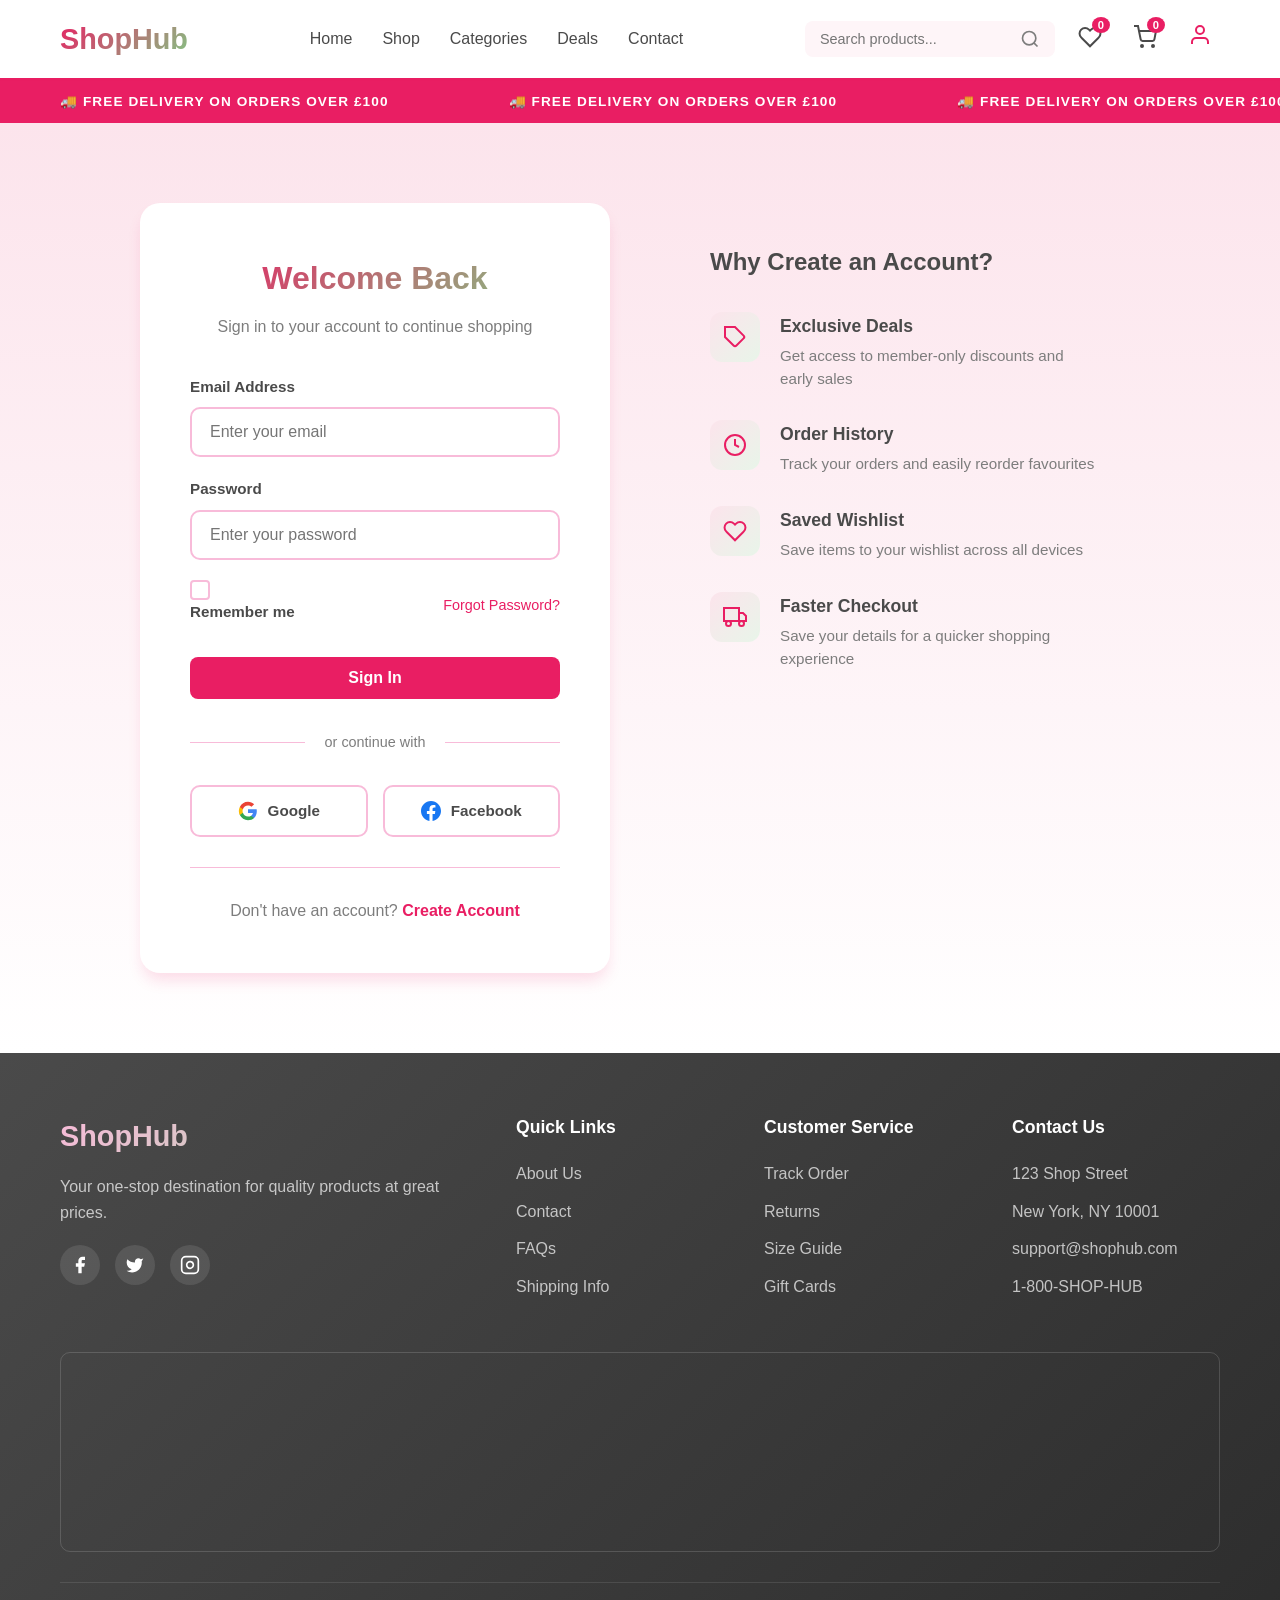
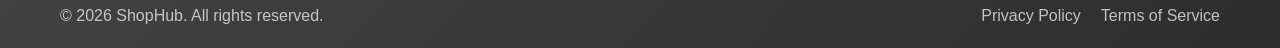
<file: login.html>
<!DOCTYPE html>
<html lang="en">
<head>
    <meta charset="UTF-8">
    <meta name="viewport" content="width=device-width, initial-scale=1.0, viewport-fit=cover">
    <title>Login - ShopHub</title>
    <link rel="icon" type="image/svg+xml" href="favicon.svg">
    <link rel="stylesheet" href="styles.css">
</head>
<body>
    <!-- Header -->
    <header class="header">
        <div class="container">
            <a href="index.html" class="logo">ShopHub</a>
            <nav class="nav">
                <ul class="nav-links">
                    <li><a href="index.html">Home</a></li>
                    <li><a href="shop.html">Shop</a></li>
                    <li><a href="categories.html">Categories</a></li>
                    <li><a href="deals.html">Deals</a></li>
                    <li><a href="contact.html">Contact</a></li>
                </ul>
            </nav>
            <div class="header-actions">
                <div class="search-bar">
                    <input type="text" placeholder="Search products..." id="searchInput">
                    <button class="search-btn">
                        <svg xmlns="http://www.w3.org/2000/svg" width="20" height="20" viewBox="0 0 24 24" fill="none" stroke="currentColor" stroke-width="2">
                            <circle cx="11" cy="11" r="8"></circle>
                            <path d="m21 21-4.35-4.35"></path>
                        </svg>
                    </button>
                </div>
                <button class="icon-btn" id="wishlistBtn">
                    <svg xmlns="http://www.w3.org/2000/svg" width="24" height="24" viewBox="0 0 24 24" fill="none" stroke="currentColor" stroke-width="2">
                        <path d="M20.84 4.61a5.5 5.5 0 0 0-7.78 0L12 5.67l-1.06-1.06a5.5 5.5 0 0 0-7.78 7.78l1.06 1.06L12 21.23l7.78-7.78 1.06-1.06a5.5 5.5 0 0 0 0-7.78z"></path>
                    </svg>
                    <span class="badge" id="wishlistCount">0</span>
                </button>
                <button class="icon-btn" id="cartBtn">
                    <svg xmlns="http://www.w3.org/2000/svg" width="24" height="24" viewBox="0 0 24 24" fill="none" stroke="currentColor" stroke-width="2">
                        <circle cx="9" cy="21" r="1"></circle>
                        <circle cx="20" cy="21" r="1"></circle>
                        <path d="M1 1h4l2.68 13.39a2 2 0 0 0 2 1.61h9.72a2 2 0 0 0 2-1.61L23 6H6"></path>
                    </svg>
                    <span class="badge" id="cartCount">0</span>
                </button>
                <a href="login.html" class="icon-btn active" id="accountBtn" title="Login / Account">
                    <svg xmlns="http://www.w3.org/2000/svg" width="24" height="24" viewBox="0 0 24 24" fill="none" stroke="currentColor" stroke-width="2">
                        <path d="M20 21v-2a4 4 0 0 0-4-4H8a4 4 0 0 0-4 4v2"></path>
                        <circle cx="12" cy="7" r="4"></circle>
                    </svg>
                </a>
                <button class="icon-btn mobile-menu-btn" id="mobileMenuBtn">
                    <svg xmlns="http://www.w3.org/2000/svg" width="24" height="24" viewBox="0 0 24 24" fill="none" stroke="currentColor" stroke-width="2">
                        <line x1="3" y1="12" x2="21" y2="12"></line>
                        <line x1="3" y1="6" x2="21" y2="6"></line>
                        <line x1="3" y1="18" x2="21" y2="18"></line>
                    </svg>
                </button>
            </div>
        </div>
    </header>

    <!-- Delivery Banner -->
    <div class="delivery-banner">
        <div class="delivery-banner-track">
            <span>Free Delivery on Orders Over £100</span>
            <span>Free Delivery on Orders Over £100</span>
            <span>Free Delivery on Orders Over £100</span>
            <span>Free Delivery on Orders Over £100</span>
            <span>Free Delivery on Orders Over £100</span>
            <span>Free Delivery on Orders Over £100</span>
        </div>
    </div>

    <!-- Login Section -->
    <section class="login-section">
        <div class="container">
            <div class="login-wrapper">
                <div class="login-card">
                    <div class="login-header">
                        <h1>Welcome Back</h1>
                        <p>Sign in to your account to continue shopping</p>
                    </div>

                    <form class="login-form" id="loginForm">
                        <div class="form-group">
                            <label for="email">Email Address</label>
                            <input type="email" id="email" placeholder="Enter your email" required>
                        </div>

                        <div class="form-group">
                            <label for="password">Password</label>
                            <input type="password" id="password" placeholder="Enter your password" required>
                        </div>

                        <div class="form-options">
                            <label class="remember-me">
                                <input type="checkbox" id="remember">
                                <span class="checkmark"></span>
                                Remember me
                            </label>
                            <a href="#" class="forgot-password">Forgot Password?</a>
                        </div>

                        <button type="submit" class="btn btn-primary btn-full">Sign In</button>
                    </form>

                    <div class="login-divider">
                        <span>or continue with</span>
                    </div>

                    <div class="social-login">
                        <button class="social-btn google-btn">
                            <svg xmlns="http://www.w3.org/2000/svg" width="20" height="20" viewBox="0 0 24 24" fill="currentColor">
                                <path d="M22.56 12.25c0-.78-.07-1.53-.2-2.25H12v4.26h5.92c-.26 1.37-1.04 2.53-2.21 3.31v2.77h3.57c2.08-1.92 3.28-4.74 3.28-8.09z" fill="#4285F4"/>
                                <path d="M12 23c2.97 0 5.46-.98 7.28-2.66l-3.57-2.77c-.98.66-2.23 1.06-3.71 1.06-2.86 0-5.29-1.93-6.16-4.53H2.18v2.84C3.99 20.53 7.7 23 12 23z" fill="#34A853"/>
                                <path d="M5.84 14.09c-.22-.66-.35-1.36-.35-2.09s.13-1.43.35-2.09V7.07H2.18C1.43 8.55 1 10.22 1 12s.43 3.45 1.18 4.93l2.85-2.22.81-.62z" fill="#FBBC05"/>
                                <path d="M12 5.38c1.62 0 3.06.56 4.21 1.64l3.15-3.15C17.45 2.09 14.97 1 12 1 7.7 1 3.99 3.47 2.18 7.07l3.66 2.84c.87-2.6 3.3-4.53 6.16-4.53z" fill="#EA4335"/>
                            </svg>
                            Google
                        </button>
                        <button class="social-btn facebook-btn">
                            <svg xmlns="http://www.w3.org/2000/svg" width="20" height="20" viewBox="0 0 24 24" fill="#1877F2">
                                <path d="M24 12.073c0-6.627-5.373-12-12-12s-12 5.373-12 12c0 5.99 4.388 10.954 10.125 11.854v-8.385H7.078v-3.47h3.047V9.43c0-3.007 1.792-4.669 4.533-4.669 1.312 0 2.686.235 2.686.235v2.953H15.83c-1.491 0-1.956.925-1.956 1.874v2.25h3.328l-.532 3.47h-2.796v8.385C19.612 23.027 24 18.062 24 12.073z"/>
                            </svg>
                            Facebook
                        </button>
                    </div>

                    <div class="login-footer">
                        <p>Don't have an account? <a href="#">Create Account</a></p>
                    </div>
                </div>

                <div class="login-benefits">
                    <h2>Why Create an Account?</h2>
                    <ul class="benefits-list">
                        <li>
                            <div class="benefit-icon">
                                <svg xmlns="http://www.w3.org/2000/svg" width="24" height="24" viewBox="0 0 24 24" fill="none" stroke="currentColor" stroke-width="2">
                                    <path d="M20.59 13.41l-7.17 7.17a2 2 0 0 1-2.83 0L2 12V2h10l8.59 8.59a2 2 0 0 1 0 2.82z"></path>
                                    <line x1="7" y1="7" x2="7.01" y2="7"></line>
                                </svg>
                            </div>
                            <div class="benefit-text">
                                <h4>Exclusive Deals</h4>
                                <p>Get access to member-only discounts and early sales</p>
                            </div>
                        </li>
                        <li>
                            <div class="benefit-icon">
                                <svg xmlns="http://www.w3.org/2000/svg" width="24" height="24" viewBox="0 0 24 24" fill="none" stroke="currentColor" stroke-width="2">
                                    <circle cx="12" cy="12" r="10"></circle>
                                    <polyline points="12 6 12 12 16 14"></polyline>
                                </svg>
                            </div>
                            <div class="benefit-text">
                                <h4>Order History</h4>
                                <p>Track your orders and easily reorder favourites</p>
                            </div>
                        </li>
                        <li>
                            <div class="benefit-icon">
                                <svg xmlns="http://www.w3.org/2000/svg" width="24" height="24" viewBox="0 0 24 24" fill="none" stroke="currentColor" stroke-width="2">
                                    <path d="M20.84 4.61a5.5 5.5 0 0 0-7.78 0L12 5.67l-1.06-1.06a5.5 5.5 0 0 0-7.78 7.78l1.06 1.06L12 21.23l7.78-7.78 1.06-1.06a5.5 5.5 0 0 0 0-7.78z"></path>
                                </svg>
                            </div>
                            <div class="benefit-text">
                                <h4>Saved Wishlist</h4>
                                <p>Save items to your wishlist across all devices</p>
                            </div>
                        </li>
                        <li>
                            <div class="benefit-icon">
                                <svg xmlns="http://www.w3.org/2000/svg" width="24" height="24" viewBox="0 0 24 24" fill="none" stroke="currentColor" stroke-width="2">
                                    <rect x="1" y="3" width="15" height="13"></rect>
                                    <polygon points="16 8 20 8 23 11 23 16 16 16 16 8"></polygon>
                                    <circle cx="5.5" cy="18.5" r="2.5"></circle>
                                    <circle cx="18.5" cy="18.5" r="2.5"></circle>
                                </svg>
                            </div>
                            <div class="benefit-text">
                                <h4>Faster Checkout</h4>
                                <p>Save your details for a quicker shopping experience</p>
                            </div>
                        </li>
                    </ul>
                </div>
            </div>
        </div>
    </section>

    <!-- Footer -->
    <footer class="footer">
        <div class="container">
            <div class="footer-grid">
                <div class="footer-section">
                    <h3 class="logo">ShopHub</h3>
                    <p>Your one-stop destination for quality products at great prices.</p>
                    <div class="social-links">
                        <a href="#" aria-label="Facebook">
                            <svg xmlns="http://www.w3.org/2000/svg" width="20" height="20" viewBox="0 0 24 24" fill="currentColor">
                                <path d="M18 2h-3a5 5 0 0 0-5 5v3H7v4h3v8h4v-8h3l1-4h-4V7a1 1 0 0 1 1-1h3z"></path>
                            </svg>
                        </a>
                        <a href="#" aria-label="Twitter">
                            <svg xmlns="http://www.w3.org/2000/svg" width="20" height="20" viewBox="0 0 24 24" fill="currentColor">
                                <path d="M22 4s-.7 2.1-2 3.4c1.6 10-9.4 17.3-18 11.6 2.2.1 4.4-.6 6-2C3 15.5.5 9.6 3 5c2.2 2.6 5.6 4.1 9 4-.9-4.2 4-6.6 7-3.8 1.1 0 3-1.2 3-1.2z"></path>
                            </svg>
                        </a>
                        <a href="#" aria-label="Instagram">
                            <svg xmlns="http://www.w3.org/2000/svg" width="20" height="20" viewBox="0 0 24 24" fill="none" stroke="currentColor" stroke-width="2">
                                <rect x="2" y="2" width="20" height="20" rx="5" ry="5"></rect>
                                <path d="M16 11.37A4 4 0 1 1 12.63 8 4 4 0 0 1 16 11.37z"></path>
                                <line x1="17.5" y1="6.5" x2="17.51" y2="6.5"></line>
                            </svg>
                        </a>
                    </div>
                </div>
                <div class="footer-section">
                    <h4>Quick Links</h4>
                    <ul>
                        <li><a href="#">About Us</a></li>
                        <li><a href="#">Contact</a></li>
                        <li><a href="#">FAQs</a></li>
                        <li><a href="#">Shipping Info</a></li>
                    </ul>
                </div>
                <div class="footer-section">
                    <h4>Customer Service</h4>
                    <ul>
                        <li><a href="#">Track Order</a></li>
                        <li><a href="#">Returns</a></li>
                        <li><a href="#">Size Guide</a></li>
                        <li><a href="#">Gift Cards</a></li>
                    </ul>
                </div>
                <div class="footer-section">
                    <h4>Contact Us</h4>
                    <ul class="contact-info">
                        <li>123 Shop Street</li>
                        <li>New York, NY 10001</li>
                        <li>support@shophub.com</li>
                        <li>1-800-SHOP-HUB</li>
                    </ul>
                </div>
            </div>
            <div class="footer-map">
                <iframe
                    src="https://www.openstreetmap.org/export/embed.html?bbox=-0.1544%2C51.5095%2C-0.1344%2C51.5195&layer=mapnik&marker=51.5145%2C-0.1444"
                    allowfullscreen
                    loading="lazy"
                    title="ShopHub Store Location - London">
                </iframe>
            </div>
            <div class="footer-bottom">
                <p>&copy; 2026 ShopHub. All rights reserved.</p>
                <div class="footer-links">
                    <a href="#">Privacy Policy</a>
                    <a href="#">Terms of Service</a>
                </div>
            </div>
        </div>
    </footer>
    <script src="js/animations.js"></script>
</body>
</html>
</file>
<file: styles.css>
/* Reset and Base Styles */
* {
    margin: 0;
    padding: 0;
    box-sizing: border-box;
}

:root {
    --primary-color: #e91e63;
    --primary-hover: #c2185b;
    --secondary-color: #81c784;
    --accent-color: #f8bbd9;
    --text-dark: #4a4a4a;
    --text-light: #7d7d7d;
    --bg-light: #fef5f8;
    --bg-white: #ffffff;
    --border-color: #f8bbd9;
    --success-color: #81c784;
    --error-color: #f48fb1;
    --pink-light: #fce4ec;
    --pink-medium: #f8bbd9;
    --pink-dark: #e91e63;
    --green-light: #e8f5e9;
    --green-medium: #a5d6a7;
    --green-dark: #81c784;
    --shadow-sm: 0 1px 2px rgba(233, 30, 99, 0.08);
    --shadow-md: 0 4px 6px -1px rgba(233, 30, 99, 0.1);
    --shadow-lg: 0 10px 15px -3px rgba(233, 30, 99, 0.15);
    --transition: all 0.3s ease;
}

body {
    font-family: 'Segoe UI', Tahoma, Geneva, Verdana, sans-serif;
    line-height: 1.6;
    color: var(--text-dark);
    background-color: var(--bg-white);
    overflow-x: hidden;
}

a {
    text-decoration: none;
    color: inherit;
}

ul {
    list-style: none;
}

img {
    max-width: 100%;
    height: auto;
}

.container {
    max-width: 1200px;
    margin: 0 auto;
    padding: 0 20px;
}

/* Buttons */
.btn {
    display: inline-block;
    padding: 12px 28px;
    border-radius: 8px;
    font-weight: 600;
    font-size: 1rem;
    cursor: pointer;
    transition: var(--transition);
    border: none;
    text-align: center;
}

.btn-primary {
    background-color: var(--primary-color);
    color: white;
}

.btn-primary:hover {
    background-color: var(--primary-hover);
    transform: translateY(-2px);
}

.btn-secondary {
    background-color: transparent;
    color: var(--text-dark);
    border: 2px solid var(--text-dark);
}

.btn-secondary:hover {
    background-color: var(--text-dark);
    color: white;
}

.btn-full {
    width: 100%;
}

/* Delivery Banner */
.delivery-banner {
    background-color: var(--primary-color);
    color: #ffffff;
    padding: 10px 0;
    overflow: hidden;
    white-space: nowrap;
}

.delivery-banner-track {
    display: inline-flex;
    animation: delivery-scroll 20s linear infinite;
}

.delivery-banner-track span {
    display: inline-block;
    padding: 0 60px;
    font-size: 0.85rem;
    font-weight: 600;
    letter-spacing: 0.08em;
    text-transform: uppercase;
}

.delivery-banner-track span::before {
    content: "🚚  ";
}

@keyframes delivery-scroll {
    0%   { transform: translateX(0); }
    100% { transform: translateX(-50%); }
}

/* Header */
.header {
    background-color: var(--bg-white);
    box-shadow: var(--shadow-sm);
    position: sticky;
    top: 0;
    z-index: 100;
}

.header .container {
    display: flex;
    align-items: center;
    justify-content: space-between;
    padding: 15px 20px;
}

.logo {
    font-size: 1.8rem;
    font-weight: 700;
    background: linear-gradient(135deg, var(--pink-dark) 0%, var(--green-dark) 100%);
    -webkit-background-clip: text;
    -webkit-text-fill-color: transparent;
    background-clip: text;
}

.nav-links {
    display: flex;
    gap: 30px;
}

.nav-links a {
    font-weight: 500;
    color: var(--text-dark);
    transition: var(--transition);
    position: relative;
}

.nav-links a:hover,
.nav-links a.active {
    color: var(--primary-color);
}

.nav-links a.active::after {
    content: '';
    position: absolute;
    bottom: -5px;
    left: 0;
    width: 100%;
    height: 2px;
    background-color: var(--primary-color);
}

.header-actions {
    display: flex;
    align-items: center;
    gap: 15px;
}

.search-bar {
    display: flex;
    align-items: center;
    background-color: var(--bg-light);
    border-radius: 8px;
    padding: 8px 15px;
    position: relative;
}

/* Search dropdown */
.search-dropdown {
    display: none;
    position: absolute;
    top: calc(100% + 8px);
    left: 0;
    right: 0;
    background: var(--bg-white);
    border-radius: 12px;
    box-shadow: var(--shadow-lg);
    overflow: hidden;
    z-index: 999;
    border: 1px solid var(--border-color);
}
.search-dropdown.open { display: block; }

.search-result-item {
    display: flex;
    align-items: center;
    gap: 12px;
    padding: 10px 14px;
    text-decoration: none;
    color: var(--text-dark);
    transition: background 0.15s;
}
.search-result-item:hover { background: var(--bg-light); }
.search-result-item img {
    width: 44px;
    height: 44px;
    object-fit: cover;
    border-radius: 8px;
    flex-shrink: 0;
}
.result-text {
    display: flex;
    flex-direction: column;
    flex: 1;
    min-width: 0;
}
.result-name {
    font-size: 0.875rem;
    font-weight: 600;
    white-space: nowrap;
    overflow: hidden;
    text-overflow: ellipsis;
}
.result-cat {
    font-size: 0.75rem;
    color: var(--text-light);
}
.result-price {
    font-size: 0.875rem;
    font-weight: 700;
    color: var(--primary-color);
    flex-shrink: 0;
}

.search-bar input {
    border: none;
    background: transparent;
    outline: none;
    width: 200px;
    font-size: 0.9rem;
}

.search-btn {
    background: transparent;
    border: none;
    cursor: pointer;
    color: var(--text-light);
    display: flex;
    align-items: center;
}

.icon-btn {
    background: transparent;
    border: none;
    cursor: pointer;
    position: relative;
    color: var(--text-dark);
    padding: 8px;
    border-radius: 50%;
    transition: var(--transition);
}

.icon-btn:hover {
    background-color: var(--bg-light);
}

.icon-btn.active {
    color: var(--pink-dark);
}

.badge {
    position: absolute;
    top: 0;
    right: 0;
    background-color: var(--primary-color);
    color: white;
    font-size: 0.7rem;
    padding: 2px 6px;
    border-radius: 50%;
    font-weight: 600;
}

.mobile-menu-btn {
    display: none;
}

/* Mobile Menu */
.mobile-menu {
    position: fixed;
    top: 0;
    left: -100%;
    width: 280px;
    height: 100vh;
    background-color: var(--bg-white);
    z-index: 200;
    transition: left 0.3s ease;
    box-shadow: var(--shadow-lg);
    display: flex;
    flex-direction: column;
}

.mobile-menu.open {
    left: 0;
}

.mobile-menu-header {
    display: flex;
    justify-content: space-between;
    align-items: center;
    padding: 20px;
    border-bottom: 2px solid var(--pink-light);
}

.mobile-menu-header .logo {
    font-size: 1.5rem;
}

.mobile-menu-close {
    width: 40px;
    height: 40px;
    border: none;
    background-color: var(--bg-light);
    border-radius: 50%;
    font-size: 1.5rem;
    cursor: pointer;
    color: var(--text-dark);
    display: flex;
    align-items: center;
    justify-content: center;
    transition: var(--transition);
}

.mobile-menu-close:hover {
    background-color: var(--pink-light);
    color: var(--pink-dark);
}

.mobile-menu-nav {
    flex: 1;
    padding: 20px;
    overflow-y: auto;
}

.mobile-menu-nav ul {
    list-style: none;
}

.mobile-menu-nav li {
    margin-bottom: 5px;
}

.mobile-menu-nav a {
    display: flex;
    align-items: center;
    gap: 15px;
    padding: 15px 20px;
    color: var(--text-dark);
    font-weight: 500;
    border-radius: 10px;
    transition: var(--transition);
}

.mobile-menu-nav a:hover,
.mobile-menu-nav a.active {
    background-color: var(--pink-light);
    color: var(--pink-dark);
}

.mobile-menu-nav a svg {
    width: 20px;
    height: 20px;
    flex-shrink: 0;
}

.mobile-menu-footer {
    padding: 20px;
    border-top: 1px solid var(--border-color);
}

.mobile-menu-footer .social-links {
    justify-content: center;
    margin-bottom: 15px;
}

.mobile-menu-footer .social-links a {
    background-color: var(--bg-light);
    color: var(--text-dark);
}

.mobile-menu-footer .social-links a:hover {
    background-color: var(--pink-dark);
    color: white;
}

.mobile-menu-footer p {
    text-align: center;
    font-size: 0.85rem;
    color: var(--text-light);
}

.mobile-menu-overlay {
    position: fixed;
    top: 0;
    left: 0;
    width: 100%;
    height: 100%;
    background-color: rgba(0, 0, 0, 0.5);
    z-index: 150;
    opacity: 0;
    visibility: hidden;
    transition: var(--transition);
}

.mobile-menu-overlay.active {
    opacity: 1;
    visibility: visible;
}

/* Hero Section */
.hero {
    background: url('https://images.unsplash.com/photo-1483985988355-763728e1935b?w=1600&q=80') center/cover no-repeat;
    min-height: 500px;
    display: flex;
    align-items: center;
    justify-content: center;
    text-align: center;
    color: white;
    padding: 60px 20px;
    position: relative;
}

.hero-content {
    position: relative;
    z-index: 1;
    background: rgba(255, 255, 255, 0.95);
    padding: 50px 60px;
    border-radius: 16px;
    color: var(--text-dark);
    box-shadow: var(--shadow-lg);
}

.hero-content h1 {
    font-size: 3.5rem;
    margin-bottom: 20px;
    font-weight: 700;
    background: linear-gradient(135deg, var(--pink-dark) 0%, var(--green-dark) 100%);
    -webkit-background-clip: text;
    -webkit-text-fill-color: transparent;
    background-clip: text;
}

.hero-content p {
    font-size: 1.3rem;
    margin-bottom: 30px;
    color: var(--text-light);
}

.hero-buttons {
    display: flex;
    gap: 15px;
    justify-content: center;
}

.hero .btn-secondary {
    border-color: var(--text-dark);
    color: var(--text-dark);
}

.hero .btn-secondary:hover {
    background-color: var(--text-dark);
    color: white;
}

/* Categories Section */
.categories {
    padding: 80px 0;
    background: linear-gradient(180deg, var(--pink-light) 0%, var(--bg-white) 100%);
}

.section-title {
    font-size: 2rem;
    text-align: center;
    margin-bottom: 50px;
    color: var(--text-dark);
}

.category-grid {
    display: grid;
    grid-template-columns: repeat(6, 1fr);
    gap: 20px;
}

.category-card {
    background-color: var(--bg-white);
    padding: 25px 20px;
    border-radius: 12px;
    text-align: center;
    transition: var(--transition);
    box-shadow: var(--shadow-sm);
    display: flex;
    align-items: center;
    justify-content: center;
}

.category-card:hover {
    transform: translateY(-5px);
    box-shadow: var(--shadow-lg);
    border: 2px solid var(--pink-medium);
}


.category-card h3 {
    font-size: 1.1rem;
    font-weight: 600;
    color: var(--text-dark);
    margin: 0;
    transition: var(--transition);
}

.category-card:hover h3 {
    color: var(--pink-dark);
}

/* Featured Products */
.featured-products {
    padding: 80px 0;
}

.section-header {
    display: flex;
    justify-content: space-between;
    align-items: center;
    margin-bottom: 40px;
    flex-wrap: wrap;
    gap: 20px;
}

.section-header .section-title {
    margin-bottom: 0;
}

.product-filters {
    display: flex;
    gap: 10px;
}

.filter-btn {
    padding: 10px 20px;
    border: 1px solid var(--border-color);
    background-color: var(--bg-white);
    border-radius: 25px;
    cursor: pointer;
    font-weight: 500;
    transition: var(--transition);
}

.filter-btn:hover,
.filter-btn.active {
    background-color: var(--primary-color);
    color: white;
    border-color: var(--primary-color);
}

.products-grid {
    display: grid;
    grid-template-columns: repeat(4, 1fr);
    gap: 25px;
}

.product-card {
    background-color: var(--bg-white);
    border-radius: 12px;
    overflow: hidden;
    box-shadow: var(--shadow-sm);
    transition: var(--transition);
    position: relative;
}

.product-card:hover {
    box-shadow: var(--shadow-lg);
    transform: translateY(-5px);
}

.product-image {
    position: relative;
    height: 250px;
    background-color: var(--bg-light);
    display: flex;
    align-items: center;
    justify-content: center;
    overflow: hidden;
}

.product-image img {
    width: 100%;
    height: 100%;
    object-fit: cover;
}

.product-placeholder {
    width: 100%;
    height: 100%;
    display: flex;
    align-items: center;
    justify-content: center;
    background: linear-gradient(135deg, var(--pink-light) 0%, var(--green-light) 100%);
    color: var(--primary-color);
    font-size: 3rem;
}

.product-badge {
    position: absolute;
    top: 10px;
    left: 10px;
    padding: 5px 12px;
    border-radius: 20px;
    font-size: 0.75rem;
    font-weight: 600;
    text-transform: uppercase;
}

.badge-new {
    background-color: var(--green-dark);
    color: white;
}

.badge-sale {
    background-color: var(--pink-dark);
    color: white;
}

.badge-bestseller {
    background-color: var(--green-medium);
    color: var(--text-dark);
}

.product-actions {
    position: absolute;
    top: 10px;
    right: 10px;
    display: flex;
    flex-direction: column;
    gap: 8px;
    opacity: 0;
    transition: var(--transition);
}

.product-card:hover .product-actions {
    opacity: 1;
}

.action-btn {
    width: 36px;
    height: 36px;
    border-radius: 50%;
    background-color: var(--bg-white);
    border: none;
    cursor: pointer;
    display: flex;
    align-items: center;
    justify-content: center;
    box-shadow: var(--shadow-md);
    transition: var(--transition);
}

.action-btn:hover {
    background-color: var(--primary-color);
    color: white;
}

.action-btn.active {
    background-color: var(--error-color);
    color: white;
}

.product-info {
    padding: 20px;
}

.product-category {
    font-size: 0.8rem;
    color: var(--text-light);
    text-transform: uppercase;
    letter-spacing: 1px;
}

.product-name {
    font-size: 1rem;
    font-weight: 600;
    margin: 8px 0;
    color: var(--text-dark);
}

.product-price {
    display: flex;
    align-items: center;
    gap: 10px;
}

.current-price {
    font-size: 1.2rem;
    font-weight: 700;
    color: var(--primary-color);
}

.original-price {
    font-size: 0.9rem;
    color: var(--text-light);
    text-decoration: line-through;
}

.product-rating {
    display: flex;
    align-items: center;
    gap: 5px;
    margin-top: 10px;
}

.stars {
    color: var(--pink-dark);
    display: inline-flex;
    gap: 2px;
}

.stars .star-filled {
    color: var(--pink-dark);
}

.stars .star-half {
    color: var(--pink-medium);
}

.stars .star-empty {
    color: #ddd;
}

.rating-count {
    font-size: 0.85rem;
    color: var(--text-light);
}

.add-to-cart {
    width: 100%;
    margin-top: 15px;
    padding: 12px;
    background-color: var(--text-dark);
    color: white;
    border: none;
    border-radius: 8px;
    font-weight: 600;
    cursor: pointer;
    transition: var(--transition);
}

.add-to-cart:hover {
    background: linear-gradient(135deg, var(--pink-dark) 0%, var(--green-dark) 100%);
}

/* Promo Banner */
.promo-banner {
    background: linear-gradient(135deg, var(--pink-dark) 0%, var(--green-dark) 100%);
    padding: 80px 0;
    text-align: center;
    color: white;
}

.promo-tag {
    display: inline-block;
    background-color: rgba(255, 255, 255, 0.2);
    padding: 8px 20px;
    border-radius: 25px;
    font-size: 0.9rem;
    font-weight: 600;
    margin-bottom: 20px;
}

.promo-content h2 {
    font-size: 2.5rem;
    margin-bottom: 15px;
}

.promo-content p {
    font-size: 1.2rem;
    margin-bottom: 30px;
    opacity: 0.9;
}

/* Testimonials */
.testimonials {
    padding: 80px 0;
    background: linear-gradient(180deg, var(--green-light) 0%, var(--bg-white) 100%);
}

.testimonials-grid {
    display: grid;
    grid-template-columns: repeat(3, 1fr);
    gap: 30px;
}

.testimonial-card {
    background-color: var(--bg-white);
    padding: 30px;
    border-radius: 12px;
    box-shadow: var(--shadow-sm);
}

.testimonial-rating {
    color: var(--pink-dark);
    font-size: 1.2rem;
    margin-bottom: 15px;
}

.testimonial-card p {
    font-style: italic;
    color: var(--text-dark);
    margin-bottom: 20px;
    line-height: 1.8;
}

.testimonial-author {
    display: flex;
    align-items: center;
    gap: 15px;
}

.author-avatar {
    width: 50px;
    height: 50px;
    border-radius: 50%;
    background: linear-gradient(135deg, var(--pink-dark) 0%, var(--green-dark) 100%);
    color: white;
    display: flex;
    align-items: center;
    justify-content: center;
    font-weight: 600;
}

.author-info strong {
    display: block;
    color: var(--text-dark);
}

.author-info span {
    font-size: 0.85rem;
    color: var(--text-light);
}

/* Newsletter */
.newsletter {
    padding: 80px 0;
    background-color: var(--bg-white);
}

.newsletter-content {
    max-width: 600px;
    margin: 0 auto;
    text-align: center;
}

.newsletter-content h2 {
    font-size: 2rem;
    margin-bottom: 15px;
}

.newsletter-content p {
    color: var(--text-light);
    margin-bottom: 30px;
}

.newsletter-form {
    display: flex;
    gap: 10px;
}

.newsletter-form input {
    flex: 1;
    padding: 15px 20px;
    border: 1px solid var(--border-color);
    border-radius: 8px;
    font-size: 1rem;
    outline: none;
}

.newsletter-form input:focus {
    border-color: var(--primary-color);
}

/* Footer */
.footer {
    background: linear-gradient(135deg, #4a4a4a 0%, #2d2d2d 100%);
    color: white;
    padding: 60px 0 0;
}

.footer-grid {
    display: grid;
    grid-template-columns: 2fr 1fr 1fr 1fr;
    gap: 40px;
    padding-bottom: 40px;
}

.footer-section .logo {
    background: linear-gradient(135deg, var(--pink-medium) 0%, var(--green-medium) 100%);
    -webkit-background-clip: text;
    -webkit-text-fill-color: transparent;
    background-clip: text;
    margin-bottom: 15px;
    display: block;
}

.footer-section p {
    color: rgba(255, 255, 255, 0.7);
    margin-bottom: 20px;
}

.social-links {
    display: flex;
    gap: 15px;
}

.social-links a {
    width: 40px;
    height: 40px;
    border-radius: 50%;
    background-color: rgba(255, 255, 255, 0.1);
    display: flex;
    align-items: center;
    justify-content: center;
    transition: var(--transition);
}

.social-links a:hover {
    background-color: var(--primary-color);
}

.footer-section h4 {
    margin-bottom: 20px;
    font-size: 1.1rem;
}

.footer-section ul li {
    margin-bottom: 12px;
}

.footer-section ul a {
    color: rgba(255, 255, 255, 0.7);
    transition: var(--transition);
}

.footer-section ul a:hover {
    color: white;
}

.contact-info li {
    color: rgba(255, 255, 255, 0.7);
}

.footer-map {
    margin-bottom: 30px;
    border-radius: 10px;
    overflow: hidden;
    height: 200px;
    border: 1px solid rgba(255, 255, 255, 0.15);
}

.footer-map iframe {
    width: 100%;
    height: 100%;
    border: 0;
    display: block;
}

.footer-bottom {
    border-top: 1px solid rgba(255, 255, 255, 0.1);
    padding: 20px 0;
    display: flex;
    justify-content: space-between;
    align-items: center;
}

.footer-bottom p {
    color: rgba(255, 255, 255, 0.7);
}

.footer-links {
    display: flex;
    gap: 20px;
}

.footer-links a {
    color: rgba(255, 255, 255, 0.7);
    transition: var(--transition);
}

.footer-links a:hover {
    color: white;
}

/* Cart Sidebar */
.cart-sidebar {
    position: fixed;
    top: 0;
    right: -400px;
    width: 400px;
    height: 100vh;
    height: 100dvh;
    background-color: var(--bg-white);
    box-shadow: var(--shadow-lg);
    z-index: 200;
    transition: var(--transition);
    display: flex;
    flex-direction: column;
}

.cart-sidebar.open {
    right: 0;
}

.cart-header {
    display: flex;
    justify-content: space-between;
    align-items: center;
    padding: 20px;
    border-bottom: 1px solid var(--border-color);
}

.cart-header h3 {
    font-size: 1.3rem;
}

.close-btn {
    background: transparent;
    border: none;
    font-size: 1.5rem;
    cursor: pointer;
    color: var(--text-dark);
}

.cart-items {
    flex: 1;
    min-height: 0;
    overflow-y: auto;
    padding: 20px;
}

.empty-cart {
    text-align: center;
    color: var(--text-light);
    padding: 40px 0;
}

.cart-item {
    display: flex;
    gap: 15px;
    padding: 15px 0;
    border-bottom: 1px solid var(--border-color);
}

.cart-item-image {
    width: 80px;
    height: 80px;
    background-color: var(--bg-light);
    border-radius: 8px;
    overflow: hidden;
    flex-shrink: 0;
}

.cart-item-image img {
    width: 100%;
    height: 100%;
    object-fit: cover;
}

.cart-item-details {
    flex: 1;
}

.cart-item-name {
    font-weight: 600;
    margin-bottom: 5px;
}

.cart-item-price {
    color: var(--primary-color);
    font-weight: 600;
}

.cart-item-quantity {
    display: flex;
    align-items: center;
    gap: 10px;
    margin-top: 10px;
}

.qty-btn {
    width: 28px;
    height: 28px;
    border: 1px solid var(--border-color);
    background-color: var(--bg-white);
    border-radius: 4px;
    cursor: pointer;
    display: flex;
    align-items: center;
    justify-content: center;
}

.qty-btn:hover {
    background-color: var(--bg-light);
}

.remove-item {
    color: var(--error-color);
    background: transparent;
    border: none;
    cursor: pointer;
    font-size: 0.85rem;
}

.cart-footer {
    flex-shrink: 0;
    padding: 20px;
    padding-bottom: max(20px, env(safe-area-inset-bottom));
    border-top: 1px solid var(--border-color);
}

.cart-total {
    display: flex;
    justify-content: space-between;
    font-size: 1.2rem;
    font-weight: 600;
    margin-bottom: 15px;
}

/* Overlay */
.overlay {
    position: fixed;
    top: 0;
    left: 0;
    width: 100%;
    height: 100%;
    background-color: rgba(0, 0, 0, 0.5);
    z-index: 150;
    opacity: 0;
    visibility: hidden;
    transition: var(--transition);
}

.overlay.active {
    opacity: 1;
    visibility: visible;
}

/* Favourites Sidebar */
.favourites-sidebar {
    position: fixed;
    top: 0;
    right: -400px;
    width: 400px;
    height: 100vh;
    height: 100dvh;
    background-color: var(--bg-white);
    box-shadow: var(--shadow-lg);
    z-index: 200;
    transition: var(--transition);
    display: flex;
    flex-direction: column;
}

.favourites-sidebar.open {
    right: 0;
}

.favourites-header {
    display: flex;
    justify-content: space-between;
    align-items: center;
    padding: 20px;
    border-bottom: 1px solid var(--border-color);
}

.favourites-header h3 {
    font-size: 1.3rem;
}

.favourites-items {
    flex: 1;
    min-height: 0;
    overflow-y: auto;
    padding: 20px;
}

.empty-favourites {
    text-align: center;
    color: var(--text-light);
    padding: 40px 0;
}

.favourites-item {
    display: flex;
    gap: 15px;
    padding: 15px 0;
    border-bottom: 1px solid var(--border-color);
}

.favourites-item-image {
    width: 80px;
    height: 80px;
    background-color: var(--bg-light);
    border-radius: 8px;
    overflow: hidden;
    flex-shrink: 0;
}

.favourites-item-image img {
    width: 100%;
    height: 100%;
    object-fit: cover;
}

.favourites-item-details {
    flex: 1;
    display: flex;
    flex-direction: column;
    justify-content: center;
}

.favourites-item-name {
    font-size: 0.95rem;
    font-weight: 500;
    margin-bottom: 5px;
    color: var(--text-dark);
}

.favourites-item-price {
    color: var(--pink-dark);
    font-weight: 600;
    margin-bottom: 10px;
}

.favourites-item-actions {
    display: flex;
    gap: 10px;
    flex-wrap: wrap;
}

.favourites-item-actions button {
    padding: 6px 12px;
    font-size: 0.8rem;
    border-radius: 4px;
    cursor: pointer;
    transition: var(--transition);
}

.add-to-cart-btn {
    background: linear-gradient(135deg, var(--pink-primary) 0%, var(--green-primary) 100%);
    color: white;
    border: none;
}

.add-to-cart-btn:hover {
    opacity: 0.9;
}

.remove-favourite-btn {
    background: transparent;
    border: 1px solid var(--border-color);
    color: var(--text-light);
}

.remove-favourite-btn:hover {
    border-color: var(--error-color);
    color: var(--error-color);
}

.favourites-footer {
    flex-shrink: 0;
    padding: 20px;
    padding-bottom: max(20px, env(safe-area-inset-bottom));
    border-top: 1px solid var(--border-color);
}

/* Responsive Design */
@media (max-width: 1024px) {
    /* Burger menu on tablets and smaller */
    .nav {
        display: none;
    }

    .mobile-menu-btn {
        display: block;
    }

    .search-bar {
        display: none;
    }

    .category-grid {
        grid-template-columns: repeat(3, 1fr);
    }

    .products-grid {
        grid-template-columns: repeat(3, 1fr);
    }

    .footer-grid {
        grid-template-columns: repeat(2, 1fr);
    }
}

@media (max-width: 768px) {

    .hero-content h1 {
        font-size: 2.5rem;
    }

    .hero-buttons {
        flex-direction: column;
    }

    .category-grid {
        grid-template-columns: repeat(2, 1fr);
    }

    .products-grid {
        grid-template-columns: repeat(2, 1fr);
    }

    .section-header {
        flex-direction: column;
        text-align: center;
    }

    .product-filters {
        flex-wrap: wrap;
        justify-content: center;
    }

    .testimonials-grid {
        grid-template-columns: 1fr;
    }

    .newsletter-form {
        flex-direction: column;
    }

    .footer-grid {
        grid-template-columns: 1fr;
        text-align: center;
    }

    .social-links {
        justify-content: center;
    }

    .footer-bottom {
        flex-direction: column;
        gap: 15px;
        text-align: center;
    }

    .cart-sidebar,
    .favourites-sidebar {
        width: 100%;
        right: -100%;
    }

    .promo-content h2 {
        font-size: 1.8rem;
    }
}

@media (max-width: 480px) {
    .hero-content h1 {
        font-size: 2rem;
    }

    .products-grid {
        grid-template-columns: 1fr;
    }

    .category-grid {
        grid-template-columns: repeat(2, 1fr);
    }

    .filter-btn {
        padding: 8px 15px;
        font-size: 0.9rem;
    }
}

/* Shop Page Styles */

/* Page Header */
.page-header {
    background: linear-gradient(135deg, var(--pink-light) 0%, var(--green-light) 100%);
    padding: 60px 0;
    text-align: center;
}

.page-header h1 {
    font-size: 2.5rem;
    margin-bottom: 15px;
    background: linear-gradient(135deg, var(--pink-dark) 0%, var(--green-dark) 100%);
    -webkit-background-clip: text;
    -webkit-text-fill-color: transparent;
    background-clip: text;
}

.breadcrumb {
    display: flex;
    justify-content: center;
    align-items: center;
    gap: 10px;
    color: var(--text-light);
}

.breadcrumb a {
    color: var(--primary-color);
    transition: var(--transition);
}

.breadcrumb a:hover {
    color: var(--primary-hover);
}

/* Shop Section */
.shop-section {
    padding: 60px 0;
}

/* Filter Toggle Button */
.filter-toggle-btn {
    display: flex;
    align-items: center;
    gap: 10px;
    padding: 12px 24px;
    background: linear-gradient(135deg, var(--pink-dark) 0%, var(--green-dark) 100%);
    color: white;
    border: none;
    border-radius: 8px;
    font-weight: 600;
    cursor: pointer;
    margin-bottom: 25px;
    transition: var(--transition);
}

.filter-toggle-btn:hover {
    transform: translateY(-2px);
    box-shadow: var(--shadow-md);
}

.shop-layout {
    display: grid;
    grid-template-columns: 1fr;
    gap: 40px;
}

/* Sidebar */
.shop-sidebar {
    position: fixed;
    top: 0;
    left: -350px;
    width: 320px;
    height: 100vh;
    background-color: var(--bg-white);
    z-index: 200;
    padding: 0 25px 25px;
    overflow-y: auto;
    transition: left 0.3s ease;
    box-shadow: var(--shadow-lg);
}

.shop-sidebar.open {
    left: 0;
}

.sidebar-header {
    display: flex;
    justify-content: space-between;
    align-items: center;
    padding: 20px 0;
    margin-bottom: 10px;
    border-bottom: 2px solid var(--pink-light);
    position: sticky;
    top: 0;
    background-color: var(--bg-white);
    z-index: 10;
}

.sidebar-header h3 {
    font-size: 1.3rem;
    background: linear-gradient(135deg, var(--pink-dark) 0%, var(--green-dark) 100%);
    -webkit-background-clip: text;
    -webkit-text-fill-color: transparent;
    background-clip: text;
}

.close-sidebar {
    width: 36px;
    height: 36px;
    border: none;
    background-color: var(--pink-light);
    border-radius: 50%;
    font-size: 1.5rem;
    cursor: pointer;
    color: var(--pink-dark);
    display: flex;
    align-items: center;
    justify-content: center;
    transition: var(--transition);
}

.close-sidebar:hover {
    background-color: var(--pink-dark);
    color: white;
}

.sidebar-overlay {
    position: fixed;
    top: 0;
    left: 0;
    width: 100%;
    height: 100%;
    background-color: rgba(0, 0, 0, 0.5);
    z-index: 150;
    opacity: 0;
    visibility: hidden;
    transition: var(--transition);
}

.sidebar-overlay.active {
    opacity: 1;
    visibility: visible;
}

.filter-group {
    background-color: var(--bg-white);
    border-radius: 12px;
    padding: 25px;
    margin-bottom: 20px;
    box-shadow: var(--shadow-sm);
}

.filter-group h3 {
    font-size: 1.1rem;
    margin-bottom: 20px;
    color: var(--text-dark);
    padding-bottom: 10px;
    border-bottom: 2px solid var(--pink-light);
}

.filter-list {
    list-style: none;
}

.filter-list li {
    margin-bottom: 12px;
}

.filter-checkbox {
    display: flex;
    align-items: center;
    gap: 10px;
    cursor: pointer;
    font-size: 0.95rem;
    color: var(--text-dark);
}

.filter-checkbox input {
    display: none;
}

.checkmark {
    width: 20px;
    height: 20px;
    border: 2px solid var(--border-color);
    border-radius: 4px;
    display: flex;
    align-items: center;
    justify-content: center;
    transition: var(--transition);
}

.filter-checkbox input:checked + .checkmark {
    background: linear-gradient(135deg, var(--pink-dark) 0%, var(--green-dark) 100%);
    border-color: var(--pink-dark);
}

.filter-checkbox input:checked + .checkmark::after {
    content: '✓';
    color: white;
    font-size: 12px;
}

.filter-checkbox:hover .checkmark {
    border-color: var(--pink-dark);
}

/* Price Range */
.price-inputs {
    display: flex;
    align-items: center;
    gap: 10px;
    margin-bottom: 15px;
}

.price-inputs input {
    width: 100%;
    padding: 10px;
    border: 1px solid var(--border-color);
    border-radius: 8px;
    font-size: 0.9rem;
}

.price-inputs input:focus {
    outline: none;
    border-color: var(--pink-dark);
}

.price-slider {
    width: 100%;
    height: 6px;
    -webkit-appearance: none;
    appearance: none;
    background: var(--pink-light);
    border-radius: 3px;
    outline: none;
}

.price-slider::-webkit-slider-thumb {
    -webkit-appearance: none;
    appearance: none;
    width: 20px;
    height: 20px;
    background: linear-gradient(135deg, var(--pink-dark) 0%, var(--green-dark) 100%);
    border-radius: 50%;
    cursor: pointer;
}

.price-range-label {
    display: flex;
    justify-content: space-between;
    margin-top: 10px;
    font-size: 0.85rem;
    color: var(--text-light);
}

.shop-sidebar .btn {
    margin-top: 10px;
}

.shop-sidebar .btn-secondary {
    margin-top: 10px;
    background: transparent;
    border: 1px solid var(--border-color);
    color: var(--text-dark);
}

.shop-sidebar .btn-secondary:hover {
    background: var(--bg-light);
}

/* Shop Main */
.shop-main {
    min-height: 600px;
}

.shop-toolbar {
    display: flex;
    justify-content: space-between;
    align-items: center;
    padding: 20px 25px;
    background-color: var(--bg-white);
    border-radius: 12px;
    margin-bottom: 30px;
    box-shadow: var(--shadow-sm);
}

.results-count {
    color: var(--text-light);
}

.results-count span {
    font-weight: 600;
    color: var(--text-dark);
}

.toolbar-actions {
    display: flex;
    align-items: center;
    gap: 20px;
}

.sort-dropdown {
    display: flex;
    align-items: center;
    gap: 10px;
}

.sort-dropdown label {
    color: var(--text-light);
    font-size: 0.9rem;
}

.sort-dropdown select {
    padding: 10px 15px;
    border: 1px solid var(--border-color);
    border-radius: 8px;
    font-size: 0.9rem;
    color: var(--text-dark);
    cursor: pointer;
    background-color: var(--bg-white);
}

.sort-dropdown select:focus {
    outline: none;
    border-color: var(--pink-dark);
}

.view-toggle {
    display: flex;
    gap: 5px;
}

.view-btn {
    width: 40px;
    height: 40px;
    border: 1px solid var(--border-color);
    background-color: var(--bg-white);
    border-radius: 8px;
    cursor: pointer;
    display: flex;
    align-items: center;
    justify-content: center;
    color: var(--text-light);
    transition: var(--transition);
}

.view-btn:hover,
.view-btn.active {
    background: linear-gradient(135deg, var(--pink-dark) 0%, var(--green-dark) 100%);
    border-color: var(--pink-dark);
    color: white;
}

/* Products Grid for Shop Page */
.shop-main .products-grid {
    display: grid;
    grid-template-columns: repeat(3, 1fr);
    gap: 25px;
}

/* List View */
.products-grid.list-view {
    grid-template-columns: 1fr;
}

.products-grid.list-view .product-card {
    display: grid;
    grid-template-columns: 250px 1fr;
    gap: 25px;
}

.products-grid.list-view .product-image {
    height: 200px;
}

.products-grid.list-view .product-info {
    display: flex;
    flex-direction: column;
    justify-content: center;
}

.products-grid.list-view .product-name {
    font-size: 1.2rem;
}

.products-grid.list-view .add-to-cart {
    width: fit-content;
    padding: 12px 30px;
}

/* Pagination */
.pagination {
    display: flex;
    justify-content: center;
    align-items: center;
    gap: 10px;
    margin-top: 50px;
}

.page-btn {
    padding: 12px 20px;
    border: 1px solid var(--border-color);
    background-color: var(--bg-white);
    border-radius: 8px;
    cursor: pointer;
    font-weight: 500;
    color: var(--text-dark);
    transition: var(--transition);
}

.page-btn:hover:not(:disabled),
.page-btn.active {
    background: linear-gradient(135deg, var(--pink-dark) 0%, var(--green-dark) 100%);
    border-color: var(--pink-dark);
    color: white;
}

.page-btn:disabled {
    opacity: 0.5;
    cursor: not-allowed;
}

/* Responsive */
@media (max-width: 1024px) {
    .shop-main .products-grid {
        grid-template-columns: repeat(2, 1fr);
    }
}

@media (max-width: 768px) {
    .shop-toolbar {
        flex-direction: column;
        gap: 15px;
        text-align: center;
    }

    .toolbar-actions {
        width: 100%;
        justify-content: space-between;
    }

    .page-header h1 {
        font-size: 2rem;
    }

    .products-grid.list-view .product-card {
        grid-template-columns: 1fr;
    }

    .products-grid.list-view .product-image {
        height: 250px;
    }

    .filter-toggle-btn {
        width: 100%;
        justify-content: center;
    }
}

@media (max-width: 480px) {
    .shop-main .products-grid {
        grid-template-columns: 1fr;
    }

    .view-toggle {
        display: none;
    }

    .pagination {
        flex-wrap: wrap;
    }
}

/* ==================== PRODUCT DETAIL PAGE ==================== */

/* Breadcrumb Section */
.breadcrumb-section {
    background-color: var(--bg-light);
    padding: 20px 0;
}

.breadcrumb-section .breadcrumb {
    justify-content: flex-start;
}

/* Product Detail Grid */
.product-detail {
    padding: 60px 0;
}

.product-detail-grid {
    display: grid;
    grid-template-columns: 1fr 1fr;
    gap: 60px;
    margin-bottom: 60px;
    align-items: stretch;
}

/* Product Gallery */
.product-gallery {
    display: flex;
    flex-direction: column;
    padding-top: 71px;
}

.main-image {
    position: relative;
    background-color: var(--bg-light);
    border-radius: 16px;
    overflow: hidden;
    margin-bottom: 20px;
    flex: 1;
    min-height: 300px;
    max-height: 700px;
}

.main-image img {
    width: 100%;
    height: 100%;
    object-fit: cover;
}

.wishlist-btn-large {
    position: absolute;
    top: 20px;
    right: 20px;
    width: 50px;
    height: 50px;
    border-radius: 50%;
    background-color: var(--bg-white);
    border: none;
    cursor: pointer;
    display: flex;
    align-items: center;
    justify-content: center;
    box-shadow: var(--shadow-md);
    transition: var(--transition);
    color: var(--text-light);
}

.wishlist-btn-large:hover {
    background-color: var(--pink-light);
    color: var(--pink-dark);
}

.wishlist-btn-large.active {
    background-color: var(--pink-dark);
    color: white;
}

.wishlist-btn-large.active svg {
    fill: white;
}

.thumbnail-images {
    display: flex;
    gap: 15px;
}

.thumbnail-images img {
    width: 100px;
    height: 100px;
    object-fit: cover;
    border-radius: 12px;
    cursor: pointer;
    border: 3px solid transparent;
    transition: var(--transition);
}

.thumbnail-images img:hover,
.thumbnail-images img.active {
    border-color: var(--pink-dark);
}

/* Product Info Detail */
.product-info-detail {
    padding: 20px 0;
}

.product-badge-large {
    display: inline-block;
    padding: 8px 16px;
    border-radius: 25px;
    font-size: 0.85rem;
    font-weight: 600;
    text-transform: uppercase;
    margin-bottom: 15px;
}

.product-badge-large.badge-new {
    background-color: var(--green-dark);
    color: white;
}

.product-badge-large.badge-sale {
    background-color: var(--pink-dark);
    color: white;
}

.product-badge-large.badge-bestseller {
    background-color: var(--green-medium);
    color: var(--text-dark);
}

.product-title {
    font-size: 2.2rem;
    font-weight: 700;
    color: var(--text-dark);
    margin-bottom: 10px;
    line-height: 1.3;
}

.product-category-detail {
    color: var(--text-light);
    font-size: 1rem;
    margin-bottom: 20px;
}

/* Star Rating */
.product-rating-detail {
    display: flex;
    align-items: center;
    gap: 12px;
    margin-bottom: 25px;
    padding: 15px 20px;
    background-color: var(--bg-light);
    border-radius: 12px;
}

.stars-interactive {
    display: flex;
    gap: 4px;
}

.stars-interactive .star {
    font-size: 1.5rem;
    color: #ddd;
    transition: var(--transition);
}

.stars-interactive .star.filled {
    color: var(--pink-dark);
}

.stars-interactive .star.half {
    background: linear-gradient(90deg, var(--pink-dark) 50%, #ddd 50%);
    -webkit-background-clip: text;
    -webkit-text-fill-color: transparent;
    background-clip: text;
}

.rating-value {
    font-size: 1.2rem;
    font-weight: 700;
    color: var(--text-dark);
}

.review-count {
    color: var(--text-light);
    font-size: 0.95rem;
}

/* Price Detail */
.product-price-detail {
    display: flex;
    align-items: center;
    gap: 15px;
    margin-bottom: 25px;
}

.current-price-large {
    font-size: 2rem;
    font-weight: 700;
    color: var(--pink-dark);
}

.original-price-large {
    font-size: 1.3rem;
    color: var(--text-light);
    text-decoration: line-through;
}

.discount-badge {
    background-color: var(--green-light);
    color: var(--green-dark);
    padding: 5px 12px;
    border-radius: 20px;
    font-size: 0.85rem;
    font-weight: 600;
}

/* Description */
.product-description {
    margin-bottom: 30px;
}

.product-description p {
    color: var(--text-dark);
    line-height: 1.8;
    font-size: 1.05rem;
}

/* Features */
.product-features {
    margin-bottom: 30px;
}

.product-features h3 {
    font-size: 1.1rem;
    margin-bottom: 15px;
    color: var(--text-dark);
}

.product-features ul {
    list-style: none;
}

.product-features li {
    padding: 10px 0;
    padding-left: 30px;
    position: relative;
    color: var(--text-dark);
    border-bottom: 1px solid var(--border-color);
}

.product-features li:last-child {
    border-bottom: none;
}

.product-features li::before {
    content: '✓';
    position: absolute;
    left: 0;
    color: var(--green-dark);
    font-weight: bold;
}

/* Actions */
.product-actions-detail {
    display: flex;
    gap: 15px;
    flex-wrap: wrap;
    margin-bottom: 25px;
}

.quantity-selector {
    display: flex;
    align-items: center;
    border: 2px solid var(--border-color);
    border-radius: 10px;
    overflow: hidden;
}

.qty-btn-large {
    width: 45px;
    height: 50px;
    border: none;
    background-color: var(--bg-light);
    font-size: 1.3rem;
    cursor: pointer;
    transition: var(--transition);
}

.qty-btn-large:hover {
    background-color: var(--pink-light);
    color: var(--pink-dark);
}

.quantity-selector input {
    width: 60px;
    height: 50px;
    border: none;
    text-align: center;
    font-size: 1.1rem;
    font-weight: 600;
}

.quantity-selector input:focus {
    outline: none;
}

.btn-add-cart {
    display: flex;
    align-items: center;
    gap: 10px;
    padding: 15px 30px;
    flex: 1;
}

.btn-wishlist {
    display: flex;
    align-items: center;
    gap: 10px;
    padding: 15px 25px;
}

.btn-wishlist.active {
    background-color: var(--pink-dark);
    color: white;
    border-color: var(--pink-dark);
}

/* Stock Info */
.stock-info {
    display: flex;
    align-items: center;
    gap: 10px;
    margin-bottom: 20px;
}

.stock-status {
    display: flex;
    align-items: center;
    gap: 5px;
    font-weight: 600;
}

.stock-status.in-stock {
    color: var(--green-dark);
}

.stock-status.low-stock {
    color: #f59e0b;
}

.stock-status.out-of-stock {
    color: var(--error-color);
}

.stock-count {
    color: var(--text-light);
    font-size: 0.9rem;
}

/* Product Meta */
.product-meta {
    padding: 20px;
    background-color: var(--bg-light);
    border-radius: 12px;
}

.product-meta p {
    margin-bottom: 8px;
    color: var(--text-light);
    font-size: 0.95rem;
}

.product-meta p:last-child {
    margin-bottom: 0;
}

.product-meta strong {
    color: var(--text-dark);
}

/* Product Tabs */
.product-tabs {
    margin-bottom: 60px;
}

.tab-buttons {
    display: flex;
    gap: 10px;
    border-bottom: 2px solid var(--border-color);
    margin-bottom: 30px;
}

.tab-btn {
    padding: 15px 30px;
    border: none;
    background: transparent;
    font-size: 1rem;
    font-weight: 600;
    color: var(--text-light);
    cursor: pointer;
    position: relative;
    transition: var(--transition);
}

.tab-btn:hover {
    color: var(--pink-dark);
}

.tab-btn.active {
    color: var(--pink-dark);
}

.tab-btn.active::after {
    content: '';
    position: absolute;
    bottom: -2px;
    left: 0;
    width: 100%;
    height: 3px;
    background: linear-gradient(135deg, var(--pink-dark) 0%, var(--green-dark) 100%);
    border-radius: 2px;
}

.tab-pane {
    display: none;
}

.tab-pane.active {
    display: block;
}

/* Specs Table */
.specs-table {
    width: 100%;
    border-collapse: collapse;
}

.specs-table tr {
    border-bottom: 1px solid var(--border-color);
}

.specs-table td {
    padding: 15px 20px;
}

.specs-table td:first-child {
    font-weight: 600;
    color: var(--text-dark);
    width: 200px;
    background-color: var(--bg-light);
}

.specs-table td:last-child {
    color: var(--text-dark);
}

/* Reviews */
.reviews-summary {
    margin-bottom: 40px;
}

.rating-breakdown {
    display: flex;
    gap: 60px;
    padding: 30px;
    background-color: var(--bg-light);
    border-radius: 16px;
}

.average-rating {
    text-align: center;
    min-width: 150px;
}

.big-rating {
    font-size: 4rem;
    font-weight: 700;
    color: var(--text-dark);
    line-height: 1;
}

.stars-display {
    color: var(--pink-dark);
    font-size: 1.5rem;
    margin: 10px 0;
}

.rating-bars {
    flex: 1;
}

.rating-bar-row {
    display: flex;
    align-items: center;
    gap: 15px;
    margin-bottom: 10px;
}

.rating-bar-row span:first-child {
    width: 60px;
    color: var(--text-light);
    font-size: 0.9rem;
}

.rating-bar-row span:last-child {
    width: 40px;
    color: var(--text-light);
    font-size: 0.9rem;
}

.rating-bar-row .bar {
    flex: 1;
    height: 10px;
    background-color: var(--bg-white);
    border-radius: 5px;
    overflow: hidden;
}

.rating-bar-row .fill {
    height: 100%;
    background: linear-gradient(135deg, var(--pink-dark) 0%, var(--green-dark) 100%);
    border-radius: 5px;
}

.customer-reviews h3 {
    margin-bottom: 20px;
    color: var(--text-dark);
}

.review-card {
    padding: 25px;
    background-color: var(--bg-white);
    border: 1px solid var(--border-color);
    border-radius: 12px;
    margin-bottom: 20px;
}

.review-header {
    display: flex;
    align-items: center;
    gap: 15px;
    margin-bottom: 15px;
}

.reviewer-avatar {
    width: 50px;
    height: 50px;
    border-radius: 50%;
    background: linear-gradient(135deg, var(--pink-dark) 0%, var(--green-dark) 100%);
    color: white;
    display: flex;
    align-items: center;
    justify-content: center;
    font-weight: 600;
}

.reviewer-info {
    flex: 1;
}

.reviewer-info strong {
    display: block;
    color: var(--text-dark);
}

.review-date {
    color: var(--text-light);
    font-size: 0.85rem;
}

.review-rating {
    color: var(--pink-dark);
}

.review-text {
    color: var(--text-dark);
    line-height: 1.7;
}

/* Shipping Info */
.shipping-info h3 {
    color: var(--text-dark);
    margin-bottom: 15px;
    margin-top: 25px;
}

.shipping-info h3:first-child {
    margin-top: 0;
}

.shipping-info ul {
    list-style: none;
}

.shipping-info li {
    padding: 12px 0;
    border-bottom: 1px solid var(--border-color);
    color: var(--text-dark);
}

/* Related Products */
.related-products {
    margin-top: 60px;
}

.related-products .section-title {
    text-align: left;
    margin-bottom: 30px;
}

/* View Product Button for Cards */
.view-product-btn {
    width: 100%;
    margin-top: 10px;
    padding: 10px;
    background-color: transparent;
    color: var(--text-dark);
    border: 2px solid var(--border-color);
    border-radius: 8px;
    font-weight: 600;
    cursor: pointer;
    transition: var(--transition);
    text-decoration: none;
    display: block;
    text-align: center;
}

.view-product-btn:hover {
    border-color: var(--pink-dark);
    color: var(--pink-dark);
    background-color: var(--pink-light);
}

/* Responsive Product Page */
@media (max-width: 1024px) {
    .product-detail-grid {
        gap: 40px;
    }

    .rating-breakdown {
        flex-direction: column;
        gap: 30px;
    }
}

@media (max-width: 768px) {
    .product-detail-grid {
        grid-template-columns: 1fr;
    }

    .product-gallery {
        position: static;
    }

    .main-image img {
        height: 400px;
    }

    .product-title {
        font-size: 1.8rem;
    }

    .current-price-large {
        font-size: 1.6rem;
    }

    .product-actions-detail {
        flex-direction: column;
    }

    .quantity-selector {
        width: fit-content;
    }

    .btn-add-cart,
    .btn-wishlist {
        width: 100%;
        justify-content: center;
    }

    .tab-buttons {
        flex-wrap: wrap;
    }

    .tab-btn {
        padding: 12px 20px;
        font-size: 0.9rem;
    }

    .specs-table td:first-child {
        width: 120px;
    }
}

@media (max-width: 480px) {
    .product-detail {
        padding: 30px 0;
    }

    .main-image img {
        height: 300px;
    }

    .thumbnail-images img {
        width: 70px;
        height: 70px;
    }

    .product-title {
        font-size: 1.5rem;
    }

    .stars-interactive .star {
        font-size: 1.2rem;
    }

    .big-rating {
        font-size: 3rem;
    }
}

/* ==================== CATEGORIES PAGE ==================== */

.categories-page {
    padding: 60px 0;
}

.categories-grid-large {
    display: grid;
    grid-template-columns: repeat(3, 1fr);
    gap: 30px;
}

.category-card-large {
    position: relative;
    border-radius: 16px;
    overflow: hidden;
    height: 350px;
    display: block;
    text-decoration: none;
}

.category-card-large .category-image {
    width: 100%;
    height: 100%;
}

.category-card-large .category-image img {
    width: 100%;
    height: 100%;
    object-fit: cover;
    transition: transform 0.5s ease;
}

.category-card-large:hover .category-image img {
    transform: scale(1.1);
}

.category-overlay {
    position: absolute;
    bottom: 0;
    left: 0;
    right: 0;
    padding: 30px;
    background: linear-gradient(to top, rgba(0,0,0,0.8) 0%, rgba(0,0,0,0) 100%);
    color: white;
    transition: var(--transition);
}

.category-card-large:hover .category-overlay {
    background: linear-gradient(to top, rgba(233, 30, 99, 0.9) 0%, rgba(129, 199, 132, 0.7) 100%);
}

.category-overlay h2 {
    font-size: 1.8rem;
    margin-bottom: 8px;
    font-weight: 700;
}

.category-overlay p {
    font-size: 1rem;
    opacity: 0.9;
    margin-bottom: 10px;
}

.category-count {
    display: inline-block;
    background-color: rgba(255,255,255,0.2);
    padding: 5px 15px;
    border-radius: 20px;
    font-size: 0.85rem;
    font-weight: 600;
}

/* Category Banner */
.category-banner {
    background: linear-gradient(135deg, var(--pink-dark) 0%, var(--green-dark) 100%);
    padding: 80px 0;
    text-align: center;
    color: white;
    margin-top: 60px;
}

.category-banner h2 {
    font-size: 2.5rem;
    margin-bottom: 15px;
}

.category-banner p {
    font-size: 1.2rem;
    margin-bottom: 30px;
    opacity: 0.9;
}

.category-banner .btn-primary {
    background-color: white;
    color: var(--pink-dark);
}

.category-banner .btn-primary:hover {
    background-color: var(--bg-light);
}

/* Category Products Page */
.category-products {
    padding: 60px 0;
}

.category-toolbar {
    display: flex;
    justify-content: space-between;
    align-items: center;
    padding: 20px 25px;
    background-color: var(--bg-white);
    border-radius: 12px;
    margin-bottom: 30px;
    box-shadow: var(--shadow-sm);
}

.category-empty {
    text-align: center;
    padding: 80px 20px;
}

.category-empty h3 {
    font-size: 1.5rem;
    color: var(--text-dark);
    margin-bottom: 10px;
}

.category-empty p {
    color: var(--text-light);
    margin-bottom: 30px;
}

/* Other Categories Section */
.other-categories {
    padding: 60px 0;
    background-color: var(--bg-light);
}

.other-categories .category-grid {
    grid-template-columns: repeat(5, 1fr);
}

/* Responsive Categories */
@media (max-width: 1024px) {
    .categories-grid-large {
        grid-template-columns: repeat(2, 1fr);
    }

    .other-categories .category-grid {
        grid-template-columns: repeat(3, 1fr);
    }
}

@media (max-width: 768px) {
    .categories-grid-large {
        grid-template-columns: 1fr;
    }

    .category-card-large {
        height: 280px;
    }

    .category-toolbar {
        flex-direction: column;
        gap: 15px;
        text-align: center;
    }

    .category-banner h2 {
        font-size: 1.8rem;
    }

    .other-categories .category-grid {
        grid-template-columns: repeat(2, 1fr);
    }
}

@media (max-width: 480px) {
    .category-card-large {
        height: 220px;
    }

    .category-overlay h2 {
        font-size: 1.4rem;
    }

    .other-categories .category-grid {
        grid-template-columns: repeat(2, 1fr);
    }
}

/* ==================== DEALS PAGE ==================== */

/* Deals Hero */
.deals-hero {
    background: linear-gradient(135deg, rgba(233, 30, 99, 0.85) 0%, rgba(56, 142, 60, 0.85) 100%),
                url('https://images.unsplash.com/photo-1607082348824-0a96f2a4b9da?w=1600&q=80') center/cover no-repeat;
    padding: 120px 0;
    text-align: center;
    color: white;
    position: relative;
    min-height: 400px;
    display: flex;
    align-items: center;
}

.deals-hero-container {
    width: 100%;
}

.deals-hero-content {
    max-width: 800px;
    margin: 0 auto;
    text-shadow: 0 2px 10px rgba(0, 0, 0, 0.3);
}

.deals-tag {
    display: inline-block;
    background-color: rgba(255,255,255,0.2);
    padding: 8px 20px;
    border-radius: 25px;
    font-size: 0.9rem;
    font-weight: 600;
    margin-bottom: 20px;
    text-transform: uppercase;
    letter-spacing: 1px;
}

.deals-hero h1 {
    font-size: 3rem;
    margin-bottom: 15px;
    font-weight: 700;
}

.deals-hero p {
    font-size: 1.3rem;
    margin-bottom: 40px;
    opacity: 0.9;
}

.deals-stats {
    display: flex;
    justify-content: center;
    gap: 60px;
}

.stat-item {
    text-align: center;
}

.stat-number {
    display: block;
    font-size: 2.5rem;
    font-weight: 700;
    margin-bottom: 5px;
}

.stat-label {
    font-size: 0.9rem;
    opacity: 0.8;
}

/* Promo Code Banner */
.promo-code-banner {
    background-color: var(--bg-light);
    padding: 25px 0;
    border-bottom: 2px dashed var(--pink-medium);
}

.promo-code-content {
    display: flex;
    align-items: center;
    justify-content: center;
    gap: 25px;
    flex-wrap: wrap;
}

.promo-icon {
    width: 60px;
    height: 60px;
    background: linear-gradient(135deg, var(--pink-dark) 0%, var(--green-dark) 100%);
    border-radius: 50%;
    display: flex;
    align-items: center;
    justify-content: center;
    color: white;
}

.promo-text {
    text-align: left;
}

.promo-text h3 {
    color: var(--text-dark);
    margin-bottom: 5px;
}

.promo-text p {
    color: var(--text-light);
    margin: 0;
}

.promo-text strong {
    color: var(--pink-dark);
    background-color: var(--pink-light);
    padding: 2px 10px;
    border-radius: 4px;
    font-family: monospace;
    font-size: 1.1rem;
}

/* Deals Products Section */
.deals-products {
    padding: 60px 0;
}

.deals-toolbar {
    display: flex;
    justify-content: space-between;
    align-items: center;
    padding: 20px 25px;
    background-color: var(--bg-white);
    border-radius: 12px;
    margin-bottom: 30px;
    box-shadow: var(--shadow-sm);
}

.deals-empty {
    text-align: center;
    padding: 80px 20px;
}

.deals-empty h3 {
    font-size: 1.5rem;
    color: var(--text-dark);
    margin-bottom: 10px;
}

.deals-empty p {
    color: var(--text-light);
    margin-bottom: 30px;
}

/* Deal Card Specific Styles */
.deal-card .savings-badge {
    position: absolute;
    bottom: 10px;
    left: 10px;
    background-color: var(--green-dark);
    color: white;
    padding: 6px 12px;
    border-radius: 20px;
    font-size: 0.8rem;
    font-weight: 600;
}

/* Deals Newsletter */
.deals-newsletter {
    background: linear-gradient(180deg, var(--pink-light) 0%, var(--bg-white) 100%);
    padding: 80px 0;
}

.deals-newsletter .newsletter-content {
    max-width: 600px;
    margin: 0 auto;
    text-align: center;
}

.deals-newsletter h2 {
    font-size: 2rem;
    margin-bottom: 15px;
    color: var(--text-dark);
}

.deals-newsletter p {
    color: var(--text-light);
    margin-bottom: 30px;
}

/* Responsive Deals Page */
@media (max-width: 768px) {
    .deals-hero {
        min-height: 350px;
        padding: 80px 0;
    }

    .deals-hero h1 {
        font-size: 2rem;
    }

    .deals-hero p {
        font-size: 1.1rem;
    }

    .deals-stats {
        flex-direction: column;
        gap: 30px;
    }

    .stat-number {
        font-size: 2rem;
    }

    .promo-code-content {
        flex-direction: column;
        text-align: center;
    }

    .promo-text {
        text-align: center;
    }

    .deals-toolbar {
        flex-direction: column;
        gap: 15px;
        text-align: center;
    }
}

@media (max-width: 480px) {
    .deals-hero {
        min-height: 300px;
        padding: 60px 0;
    }

    .deals-hero h1 {
        font-size: 1.6rem;
    }
}

/* ==================== CONTACT PAGE ==================== */

/* Contact Hero */
.contact-hero {
    background: linear-gradient(135deg, rgba(233, 30, 99, 0.9) 0%, rgba(56, 142, 60, 0.9) 100%),
                url('https://images.unsplash.com/photo-1423666639041-f56000c27a9a?w=1600&q=80') center/cover no-repeat;
    padding: 100px 0;
    text-align: center;
    color: white;
}

.contact-hero-content {
    max-width: 600px;
    margin: 0 auto;
    text-shadow: 0 2px 10px rgba(0, 0, 0, 0.2);
}

.contact-hero h1 {
    font-size: 3rem;
    margin-bottom: 15px;
    font-weight: 700;
}

.contact-hero p {
    font-size: 1.2rem;
    opacity: 0.95;
}

/* Contact Section */
.contact-section {
    padding: 80px 0;
}

.contact-grid {
    display: grid;
    grid-template-columns: 1.2fr 1fr;
    gap: 60px;
}

/* Contact Form */
.contact-form-wrapper {
    background-color: var(--bg-white);
    padding: 40px;
    border-radius: 16px;
    box-shadow: var(--shadow-md);
}

.contact-form-wrapper h2 {
    color: var(--text-dark);
    margin-bottom: 30px;
    font-size: 1.8rem;
}

.contact-form .form-row {
    display: grid;
    grid-template-columns: 1fr 1fr;
    gap: 20px;
}

.contact-form .form-group {
    margin-bottom: 20px;
}

.contact-form label {
    display: block;
    margin-bottom: 8px;
    font-weight: 600;
    color: var(--text-dark);
    font-size: 0.95rem;
}

.contact-form input,
.contact-form select,
.contact-form textarea {
    width: 100%;
    padding: 14px 18px;
    border: 2px solid var(--border-color);
    border-radius: 10px;
    font-size: 1rem;
    transition: var(--transition);
    background-color: var(--bg-white);
    font-family: inherit;
}

.contact-form input:focus,
.contact-form select:focus,
.contact-form textarea:focus {
    outline: none;
    border-color: var(--pink-dark);
    box-shadow: 0 0 0 3px var(--pink-light);
}

.contact-form textarea {
    resize: vertical;
    min-height: 120px;
}

.contact-form select {
    cursor: pointer;
    appearance: none;
    background-image: url("data:image/svg+xml,%3Csvg xmlns='http://www.w3.org/2000/svg' width='24' height='24' viewBox='0 0 24 24' fill='none' stroke='%23666' stroke-width='2'%3E%3Cpolyline points='6 9 12 15 18 9'%3E%3C/polyline%3E%3C/svg%3E");
    background-repeat: no-repeat;
    background-position: right 15px center;
    background-size: 16px;
}

/* Contact Info Card */
.contact-info-wrapper {
    position: sticky;
    top: 100px;
    height: fit-content;
}

.contact-info-card {
    background: linear-gradient(135deg, var(--pink-dark) 0%, var(--green-dark) 100%);
    padding: 40px;
    border-radius: 16px;
    color: white;
}

.contact-info-card h2 {
    font-size: 1.8rem;
    margin-bottom: 15px;
}

.contact-info-card > p {
    opacity: 0.9;
    margin-bottom: 35px;
    line-height: 1.7;
}

.contact-info-list {
    margin-bottom: 35px;
}

.contact-info-item {
    display: flex;
    gap: 20px;
    margin-bottom: 25px;
    padding-bottom: 25px;
    border-bottom: 1px solid rgba(255,255,255,0.2);
}

.contact-info-item:last-child {
    border-bottom: none;
    margin-bottom: 0;
    padding-bottom: 0;
}

.contact-icon {
    width: 50px;
    height: 50px;
    background-color: rgba(255,255,255,0.2);
    border-radius: 12px;
    display: flex;
    align-items: center;
    justify-content: center;
    flex-shrink: 0;
}

.contact-details h4 {
    font-size: 1.1rem;
    margin-bottom: 8px;
}

.contact-details p {
    opacity: 0.9;
    line-height: 1.6;
    margin: 0;
}

.contact-note {
    display: block;
    margin-top: 5px;
    font-size: 0.85rem;
    opacity: 0.7;
}

.contact-social h4 {
    margin-bottom: 15px;
}

.contact-info-card .social-links a {
    background-color: rgba(255,255,255,0.2);
    color: white;
}

.contact-info-card .social-links a:hover {
    background-color: white;
    color: var(--pink-dark);
}

/* FAQ Section */
.contact-faq {
    padding: 80px 0;
    background-color: var(--bg-light);
}

.faq-grid {
    display: grid;
    grid-template-columns: repeat(2, 1fr);
    gap: 20px;
}

.faq-item {
    background-color: var(--bg-white);
    border-radius: 12px;
    overflow: hidden;
    box-shadow: var(--shadow-sm);
}

.faq-question {
    padding: 20px 25px;
    display: flex;
    justify-content: space-between;
    align-items: center;
    cursor: pointer;
    transition: var(--transition);
}

.faq-question:hover {
    background-color: var(--pink-light);
}

.faq-question h3 {
    font-size: 1rem;
    color: var(--text-dark);
    margin: 0;
    flex: 1;
    padding-right: 15px;
}

.faq-icon {
    width: 30px;
    height: 30px;
    background-color: var(--bg-light);
    border-radius: 50%;
    display: flex;
    align-items: center;
    justify-content: center;
    font-size: 1.3rem;
    color: var(--pink-dark);
    font-weight: 300;
    transition: var(--transition);
}

.faq-item.active .faq-icon {
    background-color: var(--pink-dark);
    color: white;
    transform: rotate(45deg);
}

.faq-answer {
    max-height: 0;
    overflow: hidden;
    transition: max-height 0.3s ease;
}

.faq-item.active .faq-answer {
    max-height: 200px;
}

.faq-answer p {
    padding: 0 25px 25px;
    color: var(--text-light);
    line-height: 1.7;
    margin: 0;
}

/* Map Section */
.contact-map {
    height: 400px;
}

.map-placeholder {
    height: 100%;
    background: linear-gradient(135deg, var(--bg-light) 0%, #e0e0e0 100%);
    position: relative;
    display: flex;
    align-items: center;
    justify-content: center;
}

.map-overlay {
    text-align: center;
}

.map-content {
    background-color: var(--bg-white);
    padding: 40px 60px;
    border-radius: 16px;
    box-shadow: var(--shadow-lg);
}

.map-content svg {
    color: var(--pink-dark);
    margin-bottom: 15px;
}

.map-content h3 {
    color: var(--text-dark);
    margin-bottom: 8px;
    font-size: 1.3rem;
}

.map-content p {
    color: var(--text-light);
    margin: 0;
}

/* Form Success */
.form-success {
    text-align: center;
    padding: 60px 20px;
}

.success-icon {
    width: 100px;
    height: 100px;
    background: linear-gradient(135deg, var(--green-light) 0%, var(--green-medium) 100%);
    border-radius: 50%;
    display: flex;
    align-items: center;
    justify-content: center;
    margin: 0 auto 30px;
}

.success-icon svg {
    color: var(--green-dark);
}

.form-success h2 {
    color: var(--text-dark);
    margin-bottom: 15px;
}

.form-success p {
    color: var(--text-light);
    margin-bottom: 30px;
}

/* Responsive Contact Page */
@media (max-width: 1024px) {
    .contact-grid {
        grid-template-columns: 1fr;
        gap: 40px;
    }

    .contact-info-wrapper {
        position: static;
    }
}

@media (max-width: 768px) {
    .contact-hero {
        padding: 70px 0;
    }

    .contact-hero h1 {
        font-size: 2.2rem;
    }

    .contact-section {
        padding: 50px 0;
    }

    .contact-form-wrapper {
        padding: 30px 25px;
    }

    .contact-form .form-row {
        grid-template-columns: 1fr;
        gap: 0;
    }

    .contact-info-card {
        padding: 30px 25px;
    }

    .faq-grid {
        grid-template-columns: 1fr;
    }

    .contact-map {
        height: 300px;
    }

    .map-content {
        padding: 30px 40px;
    }
}

@media (max-width: 480px) {
    .contact-hero h1 {
        font-size: 1.8rem;
    }

    .contact-hero p {
        font-size: 1rem;
    }

    .contact-form-wrapper h2,
    .contact-info-card h2 {
        font-size: 1.5rem;
    }

    .contact-info-item {
        flex-direction: column;
        gap: 15px;
    }

    .faq-question h3 {
        font-size: 0.95rem;
    }
}

/* ==================== LOGIN PAGE ==================== */

.login-section {
    padding: 80px 0;
    background: linear-gradient(180deg, var(--pink-light) 0%, var(--bg-white) 100%);
    min-height: calc(100vh - 200px);
}

.login-wrapper {
    display: grid;
    grid-template-columns: 1fr 1fr;
    gap: 60px;
    max-width: 1000px;
    margin: 0 auto;
    align-items: start;
}

.login-card {
    background-color: var(--bg-white);
    padding: 50px;
    border-radius: 20px;
    box-shadow: var(--shadow-lg);
}

.login-header {
    text-align: center;
    margin-bottom: 35px;
}

.login-header h1 {
    font-size: 2rem;
    background: linear-gradient(135deg, var(--pink-dark) 0%, var(--green-dark) 100%);
    -webkit-background-clip: text;
    -webkit-text-fill-color: transparent;
    background-clip: text;
    margin-bottom: 10px;
}

.login-header p {
    color: var(--text-light);
    font-size: 1rem;
}

.login-form .form-group {
    margin-bottom: 20px;
}

.login-form label {
    display: block;
    margin-bottom: 8px;
    font-weight: 600;
    color: var(--text-dark);
    font-size: 0.95rem;
}

.login-form input[type="email"],
.login-form input[type="password"] {
    width: 100%;
    padding: 14px 18px;
    border: 2px solid var(--border-color);
    border-radius: 10px;
    font-size: 1rem;
    transition: var(--transition);
    background-color: var(--bg-white);
}

.login-form input[type="email"]:focus,
.login-form input[type="password"]:focus {
    outline: none;
    border-color: var(--pink-dark);
    box-shadow: 0 0 0 3px var(--pink-light);
}

.form-options {
    display: flex;
    justify-content: space-between;
    align-items: center;
    margin-bottom: 25px;
}

.remember-me {
    display: flex;
    align-items: center;
    gap: 10px;
    cursor: pointer;
    font-size: 0.9rem;
    color: var(--text-dark);
}

.remember-me input[type="checkbox"] {
    display: none;
}

.remember-me .checkmark {
    width: 20px;
    height: 20px;
    border: 2px solid var(--border-color);
    border-radius: 4px;
    display: flex;
    align-items: center;
    justify-content: center;
    transition: var(--transition);
}

.remember-me input:checked + .checkmark {
    background: linear-gradient(135deg, var(--pink-dark) 0%, var(--green-dark) 100%);
    border-color: var(--pink-dark);
}

.remember-me input:checked + .checkmark::after {
    content: '\2713';
    color: white;
    font-size: 12px;
}

.forgot-password {
    color: var(--pink-dark);
    font-size: 0.9rem;
    transition: var(--transition);
}

.forgot-password:hover {
    color: var(--primary-hover);
}

.login-divider {
    text-align: center;
    margin: 30px 0;
    position: relative;
}

.login-divider::before {
    content: '';
    position: absolute;
    top: 50%;
    left: 0;
    right: 0;
    height: 1px;
    background-color: var(--border-color);
}

.login-divider span {
    background-color: var(--bg-white);
    padding: 0 20px;
    color: var(--text-light);
    font-size: 0.9rem;
    position: relative;
}

.social-login {
    display: flex;
    gap: 15px;
}

.social-btn {
    flex: 1;
    display: flex;
    align-items: center;
    justify-content: center;
    gap: 10px;
    padding: 14px 20px;
    border: 2px solid var(--border-color);
    border-radius: 10px;
    background-color: var(--bg-white);
    font-size: 0.95rem;
    font-weight: 600;
    cursor: pointer;
    transition: var(--transition);
    color: var(--text-dark);
}

.social-btn:hover {
    border-color: var(--pink-dark);
    background-color: var(--pink-light);
}

.login-footer {
    text-align: center;
    margin-top: 30px;
    padding-top: 30px;
    border-top: 1px solid var(--border-color);
}

.login-footer p {
    color: var(--text-light);
}

.login-footer a {
    color: var(--pink-dark);
    font-weight: 600;
    transition: var(--transition);
}

.login-footer a:hover {
    color: var(--primary-hover);
}

/* Login Benefits */
.login-benefits {
    padding: 40px;
}

.login-benefits h2 {
    font-size: 1.5rem;
    color: var(--text-dark);
    margin-bottom: 30px;
}

.benefits-list {
    list-style: none;
}

.benefits-list li {
    display: flex;
    gap: 20px;
    margin-bottom: 30px;
}

.benefits-list li:last-child {
    margin-bottom: 0;
}

.benefit-icon {
    width: 50px;
    height: 50px;
    background: linear-gradient(135deg, var(--pink-light) 0%, var(--green-light) 100%);
    border-radius: 12px;
    display: flex;
    align-items: center;
    justify-content: center;
    flex-shrink: 0;
    color: var(--pink-dark);
}

.benefit-text h4 {
    font-size: 1.1rem;
    color: var(--text-dark);
    margin-bottom: 5px;
}

.benefit-text p {
    color: var(--text-light);
    font-size: 0.95rem;
    line-height: 1.5;
    margin: 0;
}

/* Responsive Login Page */
@media (max-width: 900px) {
    .login-wrapper {
        grid-template-columns: 1fr;
        max-width: 500px;
    }

    .login-benefits {
        order: -1;
        padding: 0 0 30px 0;
    }

    .benefits-list {
        display: grid;
        grid-template-columns: repeat(2, 1fr);
        gap: 20px;
    }

    .benefits-list li {
        margin-bottom: 0;
    }
}

@media (max-width: 600px) {
    .login-section {
        padding: 40px 0;
    }

    .login-card {
        padding: 30px 25px;
    }

    .login-header h1 {
        font-size: 1.6rem;
    }

    .form-options {
        flex-direction: column;
        gap: 15px;
        align-items: flex-start;
    }

    .social-login {
        flex-direction: column;
    }

    .benefits-list {
        grid-template-columns: 1fr;
    }
}

/* ==================== CHECKOUT PAGE ==================== */

/* Checkout Progress */
.checkout-progress {
    background-color: var(--bg-light);
    padding: 30px 0;
}

.progress-steps {
    display: flex;
    align-items: center;
    justify-content: center;
    max-width: 500px;
    margin: 0 auto;
}

.progress-step {
    display: flex;
    flex-direction: column;
    align-items: center;
    gap: 8px;
}

.step-number {
    width: 40px;
    height: 40px;
    border-radius: 50%;
    background-color: var(--bg-white);
    border: 2px solid var(--border-color);
    display: flex;
    align-items: center;
    justify-content: center;
    font-weight: 600;
    color: var(--text-light);
    transition: var(--transition);
}

.progress-step.completed .step-number {
    background: linear-gradient(135deg, var(--pink-dark) 0%, var(--green-dark) 100%);
    border-color: var(--pink-dark);
    color: white;
}

.progress-step.active .step-number {
    border-color: var(--pink-dark);
    color: var(--pink-dark);
}

.progress-step span {
    font-size: 0.85rem;
    color: var(--text-light);
    font-weight: 500;
}

.progress-step.completed span,
.progress-step.active span {
    color: var(--text-dark);
}

.progress-line {
    flex: 1;
    height: 2px;
    background-color: var(--border-color);
    margin: 0 15px;
    margin-bottom: 25px;
}

.progress-line.completed {
    background: linear-gradient(135deg, var(--pink-dark) 0%, var(--green-dark) 100%);
}

/* Checkout Section */
.checkout-section {
    padding: 50px 0 80px;
}

.checkout-title {
    font-size: 2rem;
    color: var(--text-dark);
    margin-bottom: 40px;
}

.checkout-grid {
    display: grid;
    grid-template-columns: 1.3fr 1fr;
    gap: 48px;
    align-items: start;
}

/* Checkout Cards */
.checkout-card {
    background-color: var(--bg-white);
    padding: 30px;
    border-radius: 16px;
    box-shadow: var(--shadow-sm);
    margin-bottom: 25px;
}

.checkout-card h2 {
    font-size: 1.3rem;
    color: var(--text-dark);
    margin-bottom: 25px;
    padding-bottom: 15px;
    border-bottom: 2px solid var(--pink-light);
}

.checkout-card .form-group {
    margin-bottom: 20px;
}

.checkout-card label {
    display: block;
    margin-bottom: 8px;
    font-weight: 600;
    color: var(--text-dark);
    font-size: 0.9rem;
}

.checkout-card input,
.checkout-card select {
    width: 100%;
    padding: 14px 16px;
    border: 2px solid var(--border-color);
    border-radius: 10px;
    font-size: 1rem;
    transition: var(--transition);
    background-color: var(--bg-white);
}

.checkout-card input:focus,
.checkout-card select:focus {
    outline: none;
    border-color: var(--pink-dark);
    box-shadow: 0 0 0 3px var(--pink-light);
}

.checkout-card select {
    cursor: pointer;
    appearance: none;
    background-image: url("data:image/svg+xml,%3Csvg xmlns='http://www.w3.org/2000/svg' width='24' height='24' viewBox='0 0 24 24' fill='none' stroke='%23666' stroke-width='2'%3E%3Cpolyline points='6 9 12 15 18 9'%3E%3C/polyline%3E%3C/svg%3E");
    background-repeat: no-repeat;
    background-position: right 15px center;
    background-size: 16px;
}

.checkout-card .form-row {
    display: grid;
    grid-template-columns: 1fr 1fr;
    gap: 20px;
}

/* Checkbox Label */
.checkbox-label {
    display: flex;
    align-items: center;
    gap: 12px;
    cursor: pointer;
    font-size: 0.9rem;
    color: var(--text-dark);
}

.checkbox-label input {
    display: none;
}

.checkbox-label .checkmark {
    width: 20px;
    height: 20px;
    border: 2px solid var(--border-color);
    border-radius: 4px;
    display: flex;
    align-items: center;
    justify-content: center;
    transition: var(--transition);
    flex-shrink: 0;
}

.checkbox-label input:checked + .checkmark {
    background: linear-gradient(135deg, var(--pink-dark) 0%, var(--green-dark) 100%);
    border-color: var(--pink-dark);
}

.checkbox-label input:checked + .checkmark::after {
    content: '\2713';
    color: white;
    font-size: 12px;
}

/* Shipping Options */
.shipping-options {
    display: flex;
    flex-direction: column;
    gap: 12px;
}

.shipping-option {
    display: flex;
    align-items: center;
    padding: 18px 20px;
    border: 2px solid var(--border-color);
    border-radius: 12px;
    cursor: pointer;
    transition: var(--transition);
}

.shipping-option:hover {
    border-color: var(--pink-medium);
}

.shipping-option.selected,
.shipping-option:has(input:checked) {
    border-color: var(--pink-dark);
    background-color: var(--pink-light);
}

.shipping-option input {
    display: none;
}

.shipping-option .option-content {
    display: flex;
    justify-content: space-between;
    align-items: center;
    width: 100%;
}

.shipping-option .option-details {
    display: flex;
    flex-direction: column;
    gap: 4px;
}

.shipping-option .option-name {
    font-weight: 600;
    color: var(--text-dark);
}

.shipping-option .option-time {
    font-size: 0.85rem;
    color: var(--text-light);
}

.shipping-option .option-price {
    font-weight: 700;
    color: var(--pink-dark);
}

/* Payment Options */
.payment-note {
    color: var(--text-light);
    font-size: 0.9rem;
    margin-bottom: 20px;
}

.payment-options {
    display: flex;
    flex-direction: column;
    gap: 12px;
}

.payment-option {
    display: flex;
    align-items: center;
    justify-content: space-between;
    padding: 18px 20px;
    border: 2px solid var(--border-color);
    border-radius: 12px;
    cursor: pointer;
    transition: var(--transition);
}

.payment-option:hover {
    border-color: var(--pink-medium);
}

.payment-option.selected,
.payment-option:has(input:checked) {
    border-color: var(--pink-dark);
    background-color: var(--pink-light);
}

.payment-option input {
    display: none;
}

.payment-option .option-label {
    font-weight: 600;
    color: var(--text-dark);
}

.card-icons {
    display: flex;
    gap: 8px;
}

.card-icon {
    padding: 4px 8px;
    border-radius: 4px;
    font-size: 0.7rem;
    font-weight: 700;
}

.card-icon.visa {
    background-color: #1a1f71;
    color: white;
}

.card-icon.mastercard {
    background-color: #eb001b;
    color: white;
}

.card-icon.amex {
    background-color: #006fcf;
    color: white;
}

.paypal-logo,
.klarna-logo,
.apple-pay-logo,
.google-pay-logo {
    font-weight: 700;
    padding: 4px 12px;
    border-radius: 4px;
}

.paypal-logo {
    background-color: #003087;
    color: white;
    font-style: italic;
}

.klarna-logo {
    background-color: #ffb3c7;
    color: #0a0a0a;
}

.apple-pay-logo {
    background-color: #000;
    color: white;
}

.google-pay-logo {
    background-color: #fff;
    color: #5f6368;
    border: 1px solid #dadce0;
}

.card-details {
    padding: 20px;
    background-color: var(--bg-light);
    border-radius: 12px;
    margin-top: -2px;
    margin-bottom: 12px;
}

.card-details .form-group {
    margin-bottom: 15px;
}

.card-details .form-group:last-child {
    margin-bottom: 0;
}

/* Order Summary */
.order-summary-wrapper {
    position: sticky;
    top: 88px;
}

.order-summary {
    background-color: var(--bg-white);
    border-radius: 16px;
    box-shadow: var(--shadow-md);
    display: flex;
    flex-direction: column;
    max-height: calc(100vh - 108px);
    overflow: hidden;
}

.order-summary-header {
    padding: 30px 30px 0;
    flex-shrink: 0;
}

.order-summary h2 {
    font-size: 1.3rem;
    color: var(--text-dark);
    margin-bottom: 25px;
    padding-bottom: 15px;
    border-bottom: 2px solid var(--pink-light);
}

.summary-items {
    flex: 1;
    min-height: 0;
    overflow-y: auto;
    padding: 0 30px;
    margin-bottom: 0;
    scrollbar-width: thin;
    scrollbar-color: var(--border-color) transparent;
}

.summary-items::-webkit-scrollbar {
    width: 4px;
}

.summary-items::-webkit-scrollbar-track {
    background: transparent;
}

.summary-items::-webkit-scrollbar-thumb {
    background-color: var(--border-color);
    border-radius: 4px;
}

.order-summary-footer {
    flex-shrink: 0;
    padding: 0 30px 30px;
}

.summary-item {
    display: flex;
    align-items: center;
    gap: 15px;
    padding: 15px 0;
    border-bottom: 1px solid var(--border-color);
}

.summary-item:last-child {
    border-bottom: none;
}

.item-image {
    position: relative;
    width: 60px;
    height: 60px;
    flex-shrink: 0;
}

.item-qty {
    position: absolute;
    top: -8px;
    right: -8px;
    width: 22px;
    height: 22px;
    background: linear-gradient(135deg, var(--pink-dark) 0%, var(--green-dark) 100%);
    color: white;
    border-radius: 50%;
    font-size: 0.75rem;
    font-weight: 600;
    display: flex;
    align-items: center;
    justify-content: center;
    z-index: 1;
}

.item-placeholder {
    width: 100%;
    height: 100%;
    background: linear-gradient(135deg, var(--pink-light) 0%, var(--green-light) 100%);
    border-radius: 10px;
    display: flex;
    align-items: center;
    justify-content: center;
    font-weight: 600;
    color: var(--pink-dark);
    font-size: 0.9rem;
}

.item-details {
    flex: 1;
}

.item-details h4 {
    font-size: 0.95rem;
    color: var(--text-dark);
    margin-bottom: 4px;
}

.item-details p {
    font-size: 0.85rem;
    color: var(--text-light);
    margin: 0;
}

.item-price {
    font-weight: 600;
    color: var(--text-dark);
}

/* Discount Code */
.discount-code {
    display: flex;
    gap: 10px;
    margin-top: 20px;
    margin-bottom: 25px;
}

.discount-code input {
    flex: 1;
    padding: 12px 16px;
    border: 2px solid var(--border-color);
    border-radius: 10px;
    font-size: 0.95rem;
}

.discount-code input:focus {
    outline: none;
    border-color: var(--pink-dark);
}

.discount-code .btn {
    padding: 12px 20px;
    white-space: nowrap;
}

/* Summary Totals */
.summary-totals {
    padding-top: 20px;
    border-top: 2px solid var(--border-color);
    margin-bottom: 25px;
}

.summary-row {
    display: flex;
    justify-content: space-between;
    padding: 10px 0;
    font-size: 0.95rem;
    color: var(--text-dark);
}

.summary-row.discount {
    color: var(--green-dark);
}

.summary-row.total {
    font-size: 1.2rem;
    font-weight: 700;
    padding-top: 15px;
    margin-top: 10px;
    border-top: 2px solid var(--border-color);
}

.summary-row.total span:last-child {
    color: var(--pink-dark);
}

/* Secure Checkout */
.secure-checkout {
    display: flex;
    align-items: center;
    justify-content: center;
    gap: 8px;
    margin-top: 20px;
    padding-top: 20px;
    border-top: 1px solid var(--border-color);
    color: var(--text-light);
    font-size: 0.85rem;
}

.secure-checkout svg {
    color: var(--green-dark);
}

/* Mobile Place Order Button */
.place-order-btn-mobile {
    display: none;
    margin-top: 10px;
}

/* Responsive Checkout */
@media (max-width: 1024px) {
    .checkout-grid {
        grid-template-columns: 1fr;
    }

    .order-summary-wrapper {
        position: static;
        order: -1;
    }

    .order-summary {
        max-height: none;
        overflow: visible;
    }

    .summary-items {
        overflow-y: visible;
        padding: 0 20px;
    }

    .order-summary-header {
        padding: 20px 20px 0;
    }

    .order-summary-footer {
        padding: 0 20px 20px;
    }

    .place-order-btn {
        display: none;
    }

    .place-order-btn-mobile {
        display: block;
    }
}

@media (max-width: 768px) {
    .checkout-section {
        padding: 30px 0 60px;
    }

    .checkout-title {
        font-size: 1.6rem;
        margin-bottom: 30px;
    }

    .checkout-card {
        padding: 25px 20px;
    }

    .checkout-card .form-row {
        grid-template-columns: 1fr;
        gap: 0;
    }

    .progress-steps {
        max-width: 100%;
    }

    .progress-step span {
        font-size: 0.75rem;
    }

    .step-number {
        width: 35px;
        height: 35px;
        font-size: 0.9rem;
    }
}

@media (max-width: 480px) {
    .shipping-option,
    .payment-option {
        padding: 15px;
    }

    .discount-code {
        flex-direction: column;
    }

    .discount-code .btn {
        width: 100%;
    }
}

/* ==================== MOBILE LANDSCAPE ==================== */

/* Hero fix for ALL landscape orientations (covers Z Fold inner screen & all phones) */
@media (orientation: landscape) {
    .hero {
        min-height: auto;
        padding: 40px 20px;
    }

    .hero-content {
        padding: 30px 40px;
        max-width: min(600px, 90vw);
        width: 100%;
        box-sizing: border-box;
    }

    .hero-content h1 {
        font-size: 2rem;
    }

    .hero-content p {
        font-size: 1.1rem;
    }
}

/* Compact layout for phones in landscape (height ≤ 500px) */
@media (orientation: landscape) and (max-height: 500px) {

    /* Header — slimmer */
    .header .container {
        padding: 6px 16px;
    }

    .logo {
        font-size: 1.4rem;
    }

    /* Hero — further compact for phone landscape */
    .hero {
        padding: 20px 16px;
    }

    .hero-content {
        padding: 20px 24px;
    }

    .hero-content h1 {
        font-size: 1.4rem;
        margin-bottom: 6px;
    }

    .hero-content p {
        font-size: 0.95rem;
        margin-bottom: 12px;
    }

    .hero-buttons {
        flex-direction: row;
        gap: 10px;
    }

    /* All major sections — reduce vertical padding */
    .categories,
    .featured-products,
    .testimonials,
    .newsletter,
    .promo-banner,
    .shop-section,
    .product-detail,
    .deals-section,
    .contact-section,
    .categories-section {
        padding: 30px 0;
    }

    .section-title {
        font-size: 1.5rem;
        margin-bottom: 20px;
    }

    .section-header {
        margin-bottom: 20px;
    }

    /* Page headers */
    .page-header {
        padding: 18px 0;
    }

    .page-header h1 {
        font-size: 1.4rem;
        margin-bottom: 4px;
    }

    .breadcrumb {
        font-size: 0.85rem;
    }

    /* Deals hero */
    .deals-hero {
        padding: 28px 0;
        min-height: auto;
    }

    .deals-hero h1 {
        font-size: 1.5rem;
        margin-bottom: 6px;
    }

    .deals-hero p {
        font-size: 0.95rem;
        margin-bottom: 14px;
    }

    /* Contact hero */
    .contact-hero {
        padding: 28px 0;
    }

    .contact-hero h1 {
        font-size: 1.5rem;
    }

    /* Contact page map */
    .contact-map {
        height: 200px;
    }

    /* Login */
    .login-section {
        min-height: auto;
        padding: 20px 0;
    }

    .login-wrapper {
        gap: 30px;
    }

    /* Promo */
    .promo-content h2 {
        font-size: 1.4rem;
        margin-bottom: 8px;
    }

    .promo-content p {
        font-size: 1rem;
        margin-bottom: 14px;
    }

    /* Newsletter */
    .newsletter-content h2 {
        font-size: 1.4rem;
        margin-bottom: 8px;
    }

    .newsletter-content p {
        margin-bottom: 14px;
    }

    /* Shop page */
    .shop-main {
        min-height: auto;
    }

    /* Products grids — 3 columns (landscape gives more width) */
    .products-grid,
    .shop-main .products-grid {
        grid-template-columns: repeat(3, 1fr);
    }

    /* Category grid */
    .category-grid {
        grid-template-columns: repeat(4, 1fr);
    }

    /* Testimonials — 2 columns */
    .testimonials-grid {
        grid-template-columns: repeat(2, 1fr);
    }

    /* Product detail — tighten gap */
    .product-detail-grid {
        gap: 24px;
        margin-bottom: 30px;
    }

    /* Footer */
    .footer {
        padding-top: 24px;
    }

    .footer-grid {
        grid-template-columns: repeat(4, 1fr);
        gap: 16px;
        padding-bottom: 16px;
    }

    .footer-map {
        height: 130px;
        margin-bottom: 14px;
    }

    /* Mobile menu — scrollable and compact in landscape */
    .mobile-menu {
        overflow-y: auto;
    }

    .mobile-menu-header {
        padding: 8px 16px;
    }

    .mobile-menu-nav {
        padding: 6px 16px;
    }

    .mobile-menu-nav li {
        margin-bottom: 1px;
    }

    .mobile-menu-nav a {
        padding: 7px 10px;
        font-size: 0.88rem;
    }

    .mobile-menu-footer {
        padding: 8px 16px;
    }
}
</file>
